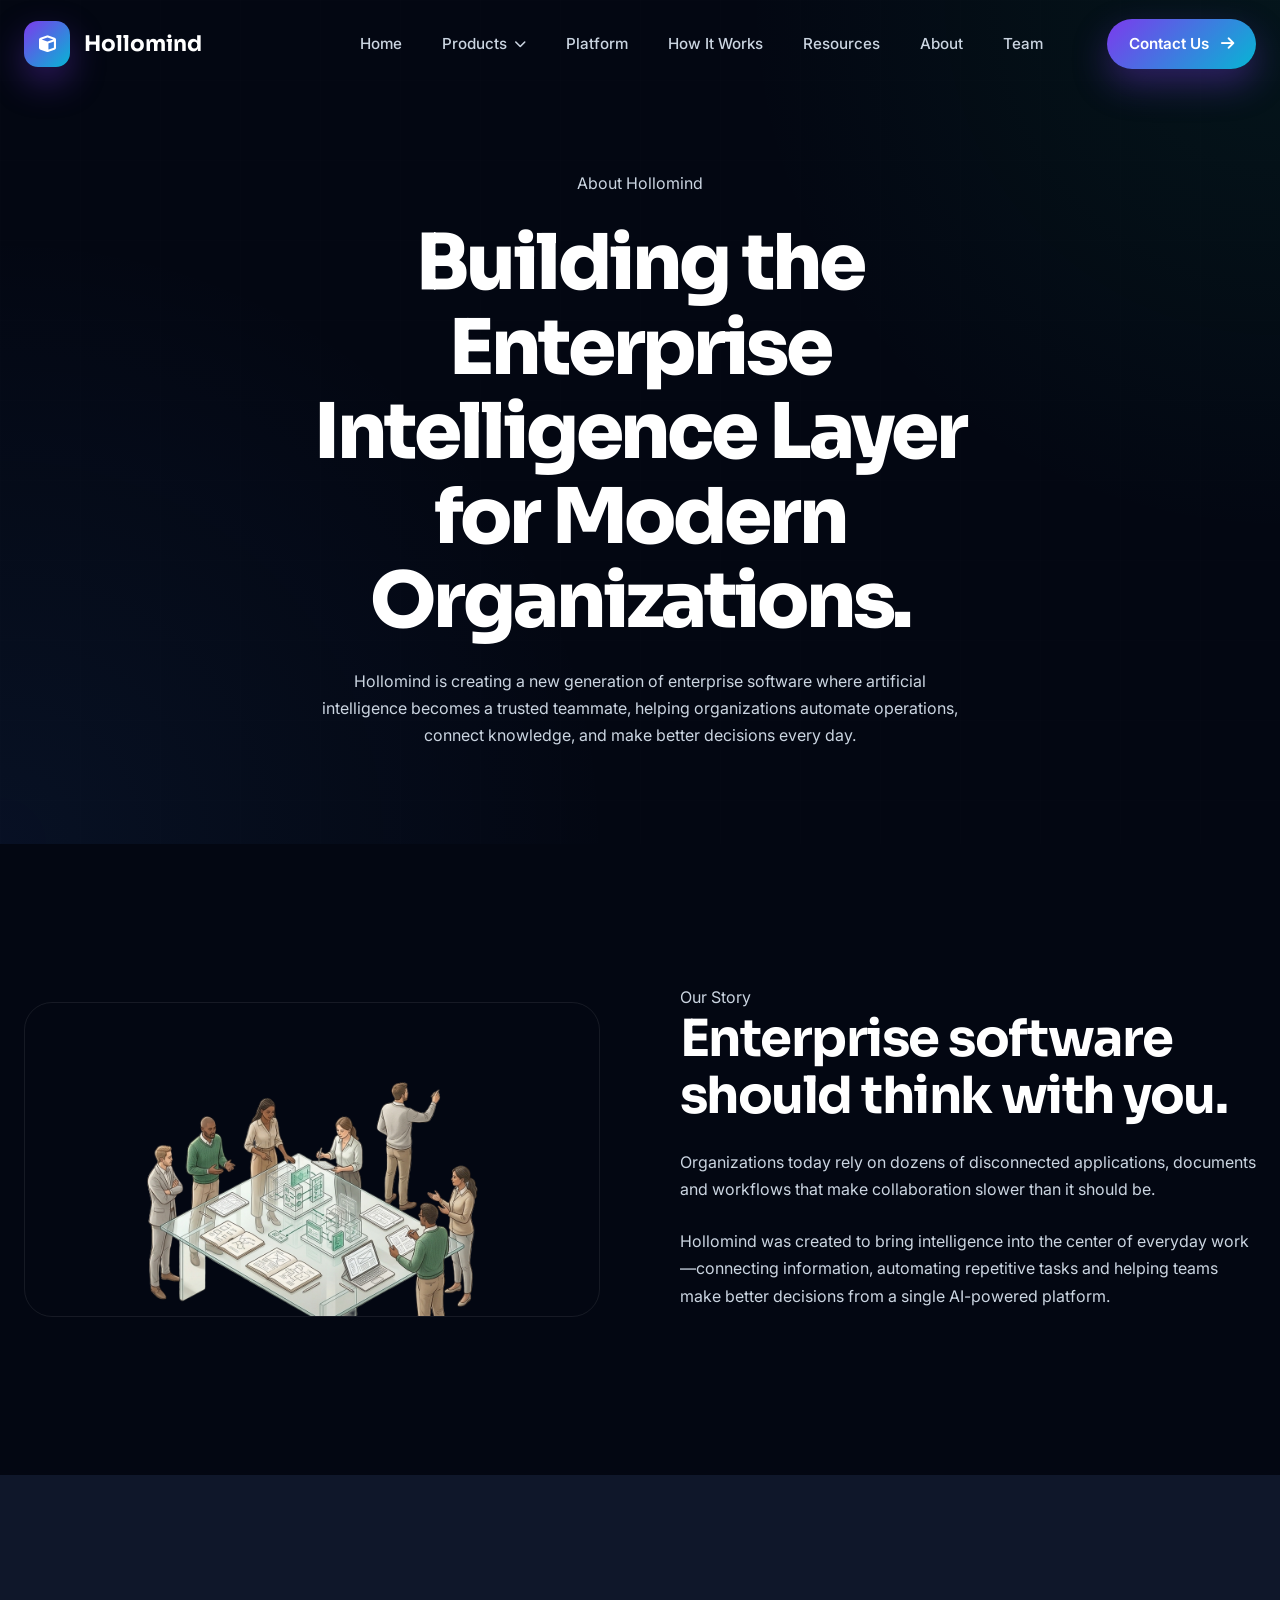
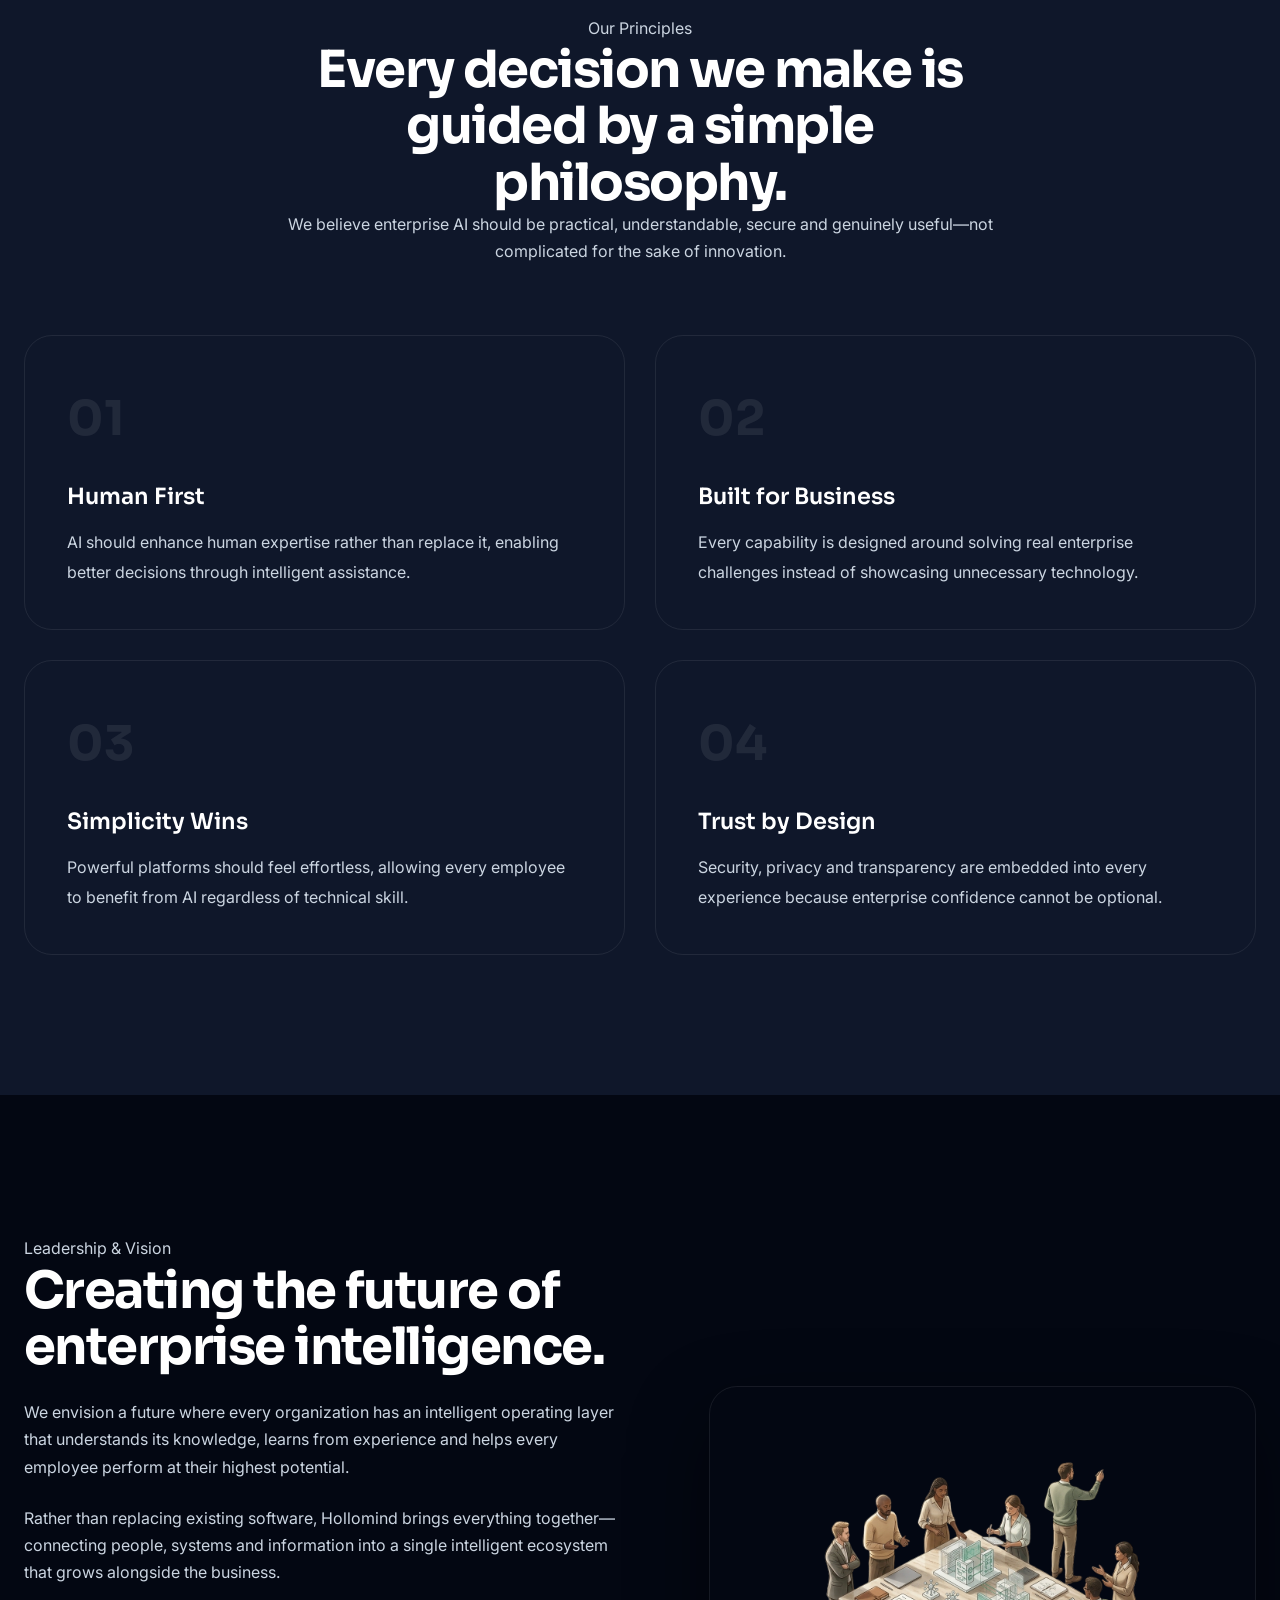
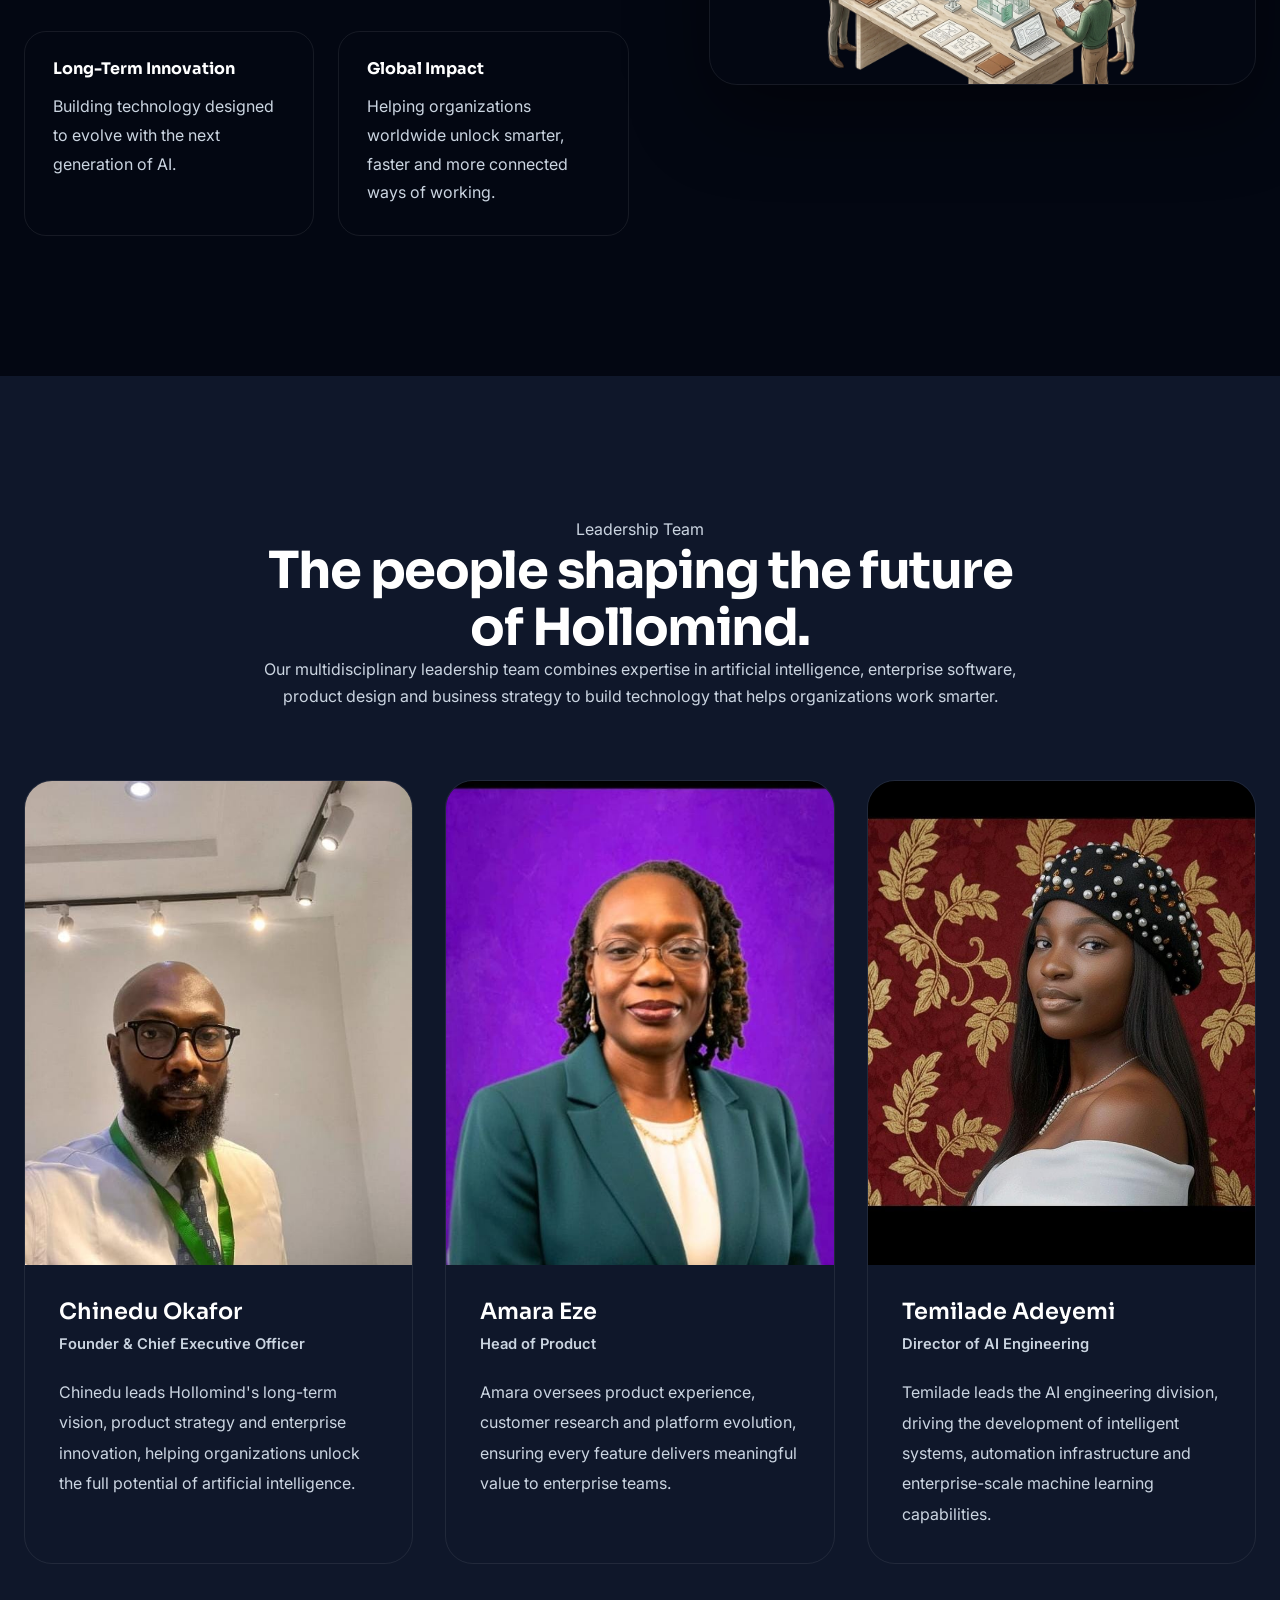
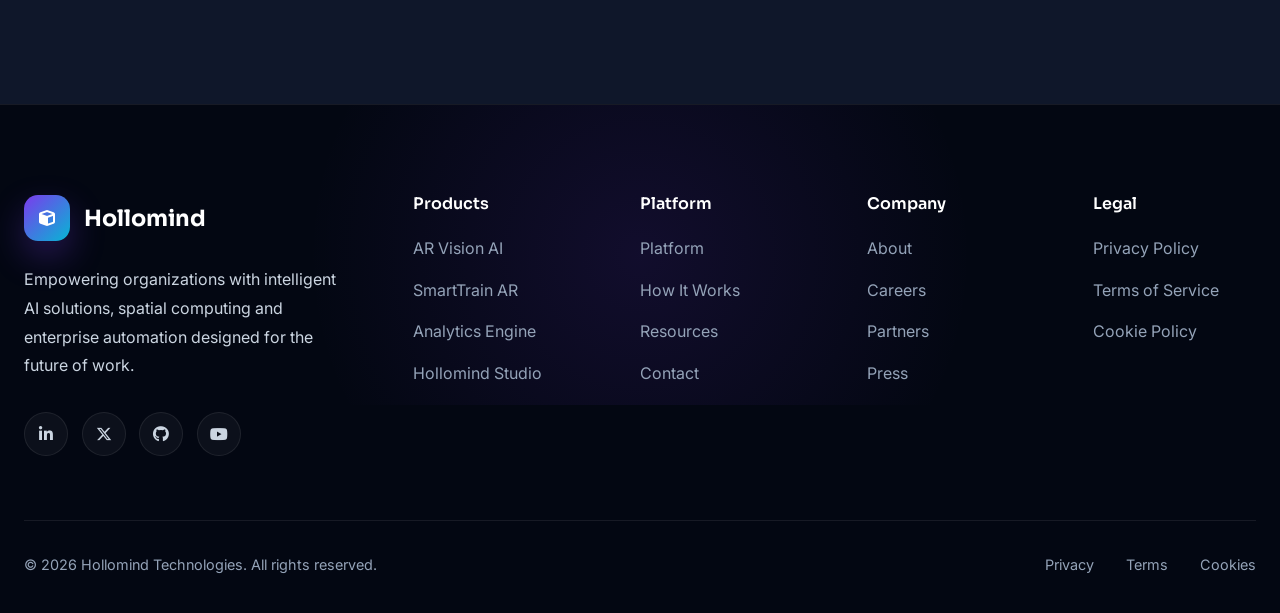
<file: about.html>
<!DOCTYPE html>
<html lang="en">

<head>

    <meta charset="UTF-8">
    <meta name="viewport" content="width=device-width, initial-scale=1.0">

    <title>Hollomind | Intelligent Augmented Reality Platform</title>

    <meta name="description"
        content="Hollomind delivers AI-powered augmented reality solutions for enterprise teams through spatial intelligence, adaptive training, and real-time analytics.">


    <!-- Google Fonts -->
    <link rel="preconnect" href="https://fonts.googleapis.com">
    <link rel="preconnect" href="https://fonts.gstatic.com" crossorigin>

    <link
        href="https://fonts.googleapis.com/css2?family=Inter:wght@400;500;600;700;800&family=Sora:wght@500;600;700;800&display=swap"
        rel="stylesheet">


    <!-- Font Awesome -->
    <link rel="stylesheet" href="https://cdnjs.cloudflare.com/ajax/libs/font-awesome/6.5.2/css/all.min.css">


    <!-- Main Styles -->
    <link rel="stylesheet" href="styles.css">

</head>


<body>


    <!-- ================= HEADER ================= -->

    <header class="site-header" id="header">

        <div class="container">

            <div class="navbar">


                <!-- Logo -->

                <a href="index.html" class="nav-logo">

                    <span class="nav-logo-icon">
                        <i class="fa-solid fa-cube"></i>
                    </span>

                    <span class="nav-logo-text">
                        Hollomind
                    </span>

                </a>



                <!-- Navigation -->
                <nav class="nav-links" id="navLinks">


                    <a href="index.html" class="nav-link">
                        Home
                    </a>
                    <div class="nav-dropdown-wrapper">


                        <a href="products.html" class="nav-link">

                            Products

                            <i class="fa-solid fa-chevron-down"></i>

                        </a>



                        <div class="nav-dropdown">


                            <a href="products.html#vision-ai" class="dropdown-item">


                                <span class="dd-icon">
                                    <i class="fa-solid fa-brain"></i>
                                </span>


                                <div>

                                    <strong>
                                        AR Vision AI
                                    </strong>


                                    <small>
                                        Spatial intelligence and object recognition
                                    </small>

                                </div>


                            </a>





                            <a href="products.html#smarttrain" class="dropdown-item">


                                <span class="dd-icon">
                                    <i class="fa-solid fa-graduation-cap"></i>
                                </span>


                                <div>

                                    <strong>
                                        SmartTrain AR
                                    </strong>


                                    <small>
                                        AI-powered adaptive training
                                    </small>

                                </div>


                            </a>





                            <a href="products.html#analytics" class="dropdown-item">


                                <span class="dd-icon">
                                    <i class="fa-solid fa-chart-line"></i>
                                </span>


                                <div>

                                    <strong>
                                        Analytics Engine
                                    </strong>


                                    <small>
                                        Real-time enterprise insights
                                    </small>

                                </div>


                            </a>





                            <a href="products.html#studio" class="dropdown-item">


                                <span class="dd-icon">
                                    <i class="fa-solid fa-pen-ruler"></i>
                                </span>


                                <div>

                                    <strong>
                                        Hollomind Studio
                                    </strong>


                                    <small>
                                        No-code AR content builder
                                    </small>

                                </div>


                            </a>


                        </div>


                    </div>






                    <a href="platform.html" class="nav-link">
                        Platform
                    </a>


                    <a href="how-it-works.html" class="nav-link">
                        How It Works
                    </a>


                    <a href="resources.html" class="nav-link">
                        Resources
                    </a>


                    <a href="about.html" class="nav-link">
                        About
                    </a>

                    <a href="about.html#team" class="nav-link">
                        Team
                    </a>






                </nav>





                <!-- Actions -->

                <div class="nav-actions">


                    <a href="contact.html" class="btn btn-primary btn-sm">

                        Contact Us

                        <i class="fa-solid fa-arrow-right"></i>

                    </a>



                    <button class="nav-mobile-toggle" id="mobileMenuToggle" aria-label="Open navigation">


                        <span></span>
                        <span></span>
                        <span></span>


                    </button>


                </div>


            </div>


        </div>


    </header>

    <main>
        <!-- ==========================================================
     ABOUT HERO
========================================================== -->

        <section class="about-hero">

            <div class="container">

                <div class="about-hero-content">

                    <span class="section-label">
                        About Hollomind
                    </span>

                    <h1>

                        Building the Enterprise
                        Intelligence Layer
                        for Modern Organizations.

                    </h1>

                    <p>

                        Hollomind is creating a new generation of enterprise software
                        where artificial intelligence becomes a trusted teammate,
                        helping organizations automate operations, connect knowledge,
                        and make better decisions every day.

                    </p>

                </div>

            </div>

        </section>


        <!-- ==========================================================
     OUR STORY
========================================================== -->

        <section class="our-story">

            <div class="container">

                <div class="story-grid">

                    <div class="story-image">

                        <img src="images/about-story.png" alt="Our Story">

                    </div>

                    <div class="story-content">

                        <span class="section-label">

                            Our Story

                        </span>

                        <h2>

                            Enterprise software should think with you.

                        </h2>

                        <p>

                            Organizations today rely on dozens of disconnected
                            applications, documents and workflows that make
                            collaboration slower than it should be.

                        </p>

                        <p>

                            Hollomind was created to bring intelligence into the
                            center of everyday work—connecting information,
                            automating repetitive tasks and helping teams make
                            better decisions from a single AI-powered platform.

                        </p>

                    </div>

                </div>

            </div>

        </section>


        <!-- ==========================================================
     OUR PRINCIPLES
========================================================== -->

        <section class="principles-section">

            <div class="container">

                <div class="section-header">

                    <span class="section-label">

                        Our Principles

                    </span>

                    <h2>

                        Every decision we make is guided by a simple philosophy.

                    </h2>

                    <p>

                        We believe enterprise AI should be practical, understandable,
                        secure and genuinely useful—not complicated for the sake of
                        innovation.

                    </p>

                </div>


                <div class="principles-grid">

                    <article class="principle-card">

                        <div class="principle-number">

                            01

                        </div>

                        <h3>

                            Human First

                        </h3>

                        <p>

                            AI should enhance human expertise rather than replace it,
                            enabling better decisions through intelligent assistance.

                        </p>

                    </article>



                    <article class="principle-card">

                        <div class="principle-number">

                            02

                        </div>

                        <h3>

                            Built for Business

                        </h3>

                        <p>

                            Every capability is designed around solving real enterprise
                            challenges instead of showcasing unnecessary technology.

                        </p>

                    </article>



                    <article class="principle-card">

                        <div class="principle-number">

                            03

                        </div>

                        <h3>

                            Simplicity Wins

                        </h3>

                        <p>

                            Powerful platforms should feel effortless, allowing every
                            employee to benefit from AI regardless of technical skill.

                        </p>

                    </article>



                    <article class="principle-card">

                        <div class="principle-number">

                            04

                        </div>

                        <h3>

                            Trust by Design

                        </h3>

                        <p>

                            Security, privacy and transparency are embedded into every
                            experience because enterprise confidence cannot be optional.

                        </p>

                    </article>

                </div>

            </div>

        </section>


        <!-- ==========================================================
     LEADERSHIP & VISION
========================================================== -->

        <section class="leadership-section">

            <div class="container">

                <div class="leadership-grid">

                    <div class="leadership-content">

                        <span class="section-label">

                            Leadership & Vision

                        </span>

                        <h2>

                            Creating the future of enterprise intelligence.

                        </h2>

                        <p>

                            We envision a future where every organization has an
                            intelligent operating layer that understands its knowledge,
                            learns from experience and helps every employee perform at
                            their highest potential.

                        </p>

                        <p>

                            Rather than replacing existing software, Hollomind brings
                            everything together—connecting people, systems and
                            information into a single intelligent ecosystem that grows
                            alongside the business.

                        </p>

                        <div class="vision-highlights">

                            <div class="vision-item">

                                <h4>

                                    Long-Term Innovation

                                </h4>

                                <p>

                                    Building technology designed to evolve with the next generation of AI.

                                </p>

                            </div>

                            <div class="vision-item">

                                <h4>

                                    Global Impact

                                </h4>

                                <p>

                                    Helping organizations worldwide unlock smarter,
                                    faster and more connected ways of working.

                                </p>

                            </div>

                        </div>

                    </div>

                    <div class="leadership-image">

                        <img src="images/leadership-vision.png" alt="Leadership Vision">

                    </div>

                </div>

            </div>

        </section>

        <!-- ==========================================================
     LEADERSHIP TEAM
========================================================== -->

        <section class="team-section" id="team">


            <div class="container">

                <div class="section-header">

                    <span class="section-label">

                        Leadership Team

                    </span>

                    <h2>

                        The people shaping the future of Hollomind.

                    </h2>

                    <p>

                        Our multidisciplinary leadership team combines expertise in
                        artificial intelligence, enterprise software, product design
                        and business strategy to build technology that helps
                        organizations work smarter.

                    </p>

                </div>


                <div class="team-grid">


                    <!-- ================= PERSON ================= -->

                    <article class="team-card">

                        <div class="team-image">

                            <img src="images/team-ceo.jpeg" alt="Chinedu Okafor">

                        </div>

                        <div class="team-content">

                            <h3>

                                Chinedu Okafor

                            </h3>

                            <span>

                                Founder & Chief Executive Officer

                            </span>

                            <p>

                                Chinedu leads Hollomind's long-term vision,
                                product strategy and enterprise innovation,
                                helping organizations unlock the full potential
                                of artificial intelligence.

                            </p>

                        </div>

                    </article>



                    <!-- ================= PERSON ================= -->

                    <article class="team-card">

                        <div class="team-image">

                            <img src="images/team-product.jpeg" alt="Amara Eze">

                        </div>

                        <div class="team-content">

                            <h3>

                                Amara Eze

                            </h3>

                            <span>

                                Head of Product

                            </span>

                            <p>

                                Amara oversees product experience,
                                customer research and platform evolution,
                                ensuring every feature delivers meaningful
                                value to enterprise teams.

                            </p>

                        </div>

                    </article>



                    <!-- ================= PERSON ================= -->

                    <article class="team-card">

                        <div class="team-image">

                            <img src="images/team-engineering.jpeg" alt="Temilade Adeyemi">

                        </div>

                        <div class="team-content">

                            <h3>

                                Temilade Adeyemi

                            </h3>

                            <span>

                                Director of AI Engineering

                            </span>

                            <p>

                                Temilade leads the AI engineering division,
                                driving the development of intelligent systems,
                                automation infrastructure and enterprise-scale
                                machine learning capabilities.

                            </p>

                        </div>

                    </article>

                </div>

            </div>

        </section>









        <!-- ================= FOOTER ================= -->

        <footer class="site-footer">

            <div class="container">

                <div class="footer-top">


                    <!-- Brand -->

                    <div class="footer-brand">

                        <a href="index.html" class="footer-logo">

                            <span class="footer-logo-icon">
                                <i class="fa-solid fa-cube"></i>
                            </span>

                            <span>
                                Hollomind
                            </span>

                        </a>

                        <p>

                            Empowering organizations with intelligent AI solutions,
                            spatial computing and enterprise automation designed for
                            the future of work.

                        </p>


                        <div class="footer-social">

                            <a href="#" aria-label="LinkedIn">
                                <i class="fa-brands fa-linkedin-in"></i>
                            </a>

                            <a href="#" aria-label="X">
                                <i class="fa-brands fa-x-twitter"></i>
                            </a>

                            <a href="#" aria-label="GitHub">
                                <i class="fa-brands fa-github"></i>
                            </a>

                            <a href="#" aria-label="YouTube">
                                <i class="fa-brands fa-youtube"></i>
                            </a>

                        </div>

                    </div>



                    <!-- Products -->

                    <div class="footer-column">

                        <h3>Products</h3>

                        <ul>

                            <li><a href="products.html#vision-ai">AR Vision AI</a></li>

                            <li><a href="products.html#smarttrain">SmartTrain AR</a></li>

                            <li><a href="products.html#analytics">Analytics Engine</a></li>

                            <li><a href="products.html#studio">Hollomind Studio</a></li>

                        </ul>

                    </div>



                    <!-- Platform -->

                    <div class="footer-column">

                        <h3>Platform</h3>

                        <ul>

                            <li><a href="platform.html">Platform</a></li>

                            <li><a href="how-it-works.html">How It Works</a></li>

                            <li><a href="resources.html">Resources</a></li>

                            <li><a href="contact.html">Contact</a></li>

                        </ul>

                    </div>



                    <!-- Company -->

                    <div class="footer-column">

                        <h3>Company</h3>

                        <ul>

                            <li><a href="about.html">About</a></li>

                            <li><a href="connect-with-hollomind.html#careers">Careers</a></li>

                            <li><a href="connect-with-hollomind.html#partners">Partners</a></li>

                            <li><a href="connect-with-hollomind.html#press">Press</a></li>

                        </ul>

                    </div>



                    <!-- Legal -->

                    <div class="footer-column">

                        <h3>Legal</h3>

                        <ul>

                            <li><a href="legal.html#privacy-policy">Privacy Policy</a></li>

                            <li><a href="legal.html#terms-of-service">Terms of Service</a></li>

                            <li><a href="legal.html#cookie-policy">Cookie Policy</a></li>

                        </ul>

                    </div>


                </div>




                <div class="footer-bottom">

                    <p>

                        © 2026 Hollomind Technologies. All rights reserved.

                    </p>


                    <div class="footer-bottom-links">

                        <a href="legal.html#privacy-policy">
                            Privacy
                        </a>

                        <a href="legal.html#terms-of-service">
                            Terms
                        </a>

                        <a href="legal.html#cookie-policy">
                            Cookies
                        </a>

                    </div>

                </div>

            </div>

        </footer>

    </main>


    <script src="app.js"></script>

</body>

</html>
</file>
<file: styles.css>
/* ==========================================================
   GOOGLE FONTS
========================================================== */

@import url('https://fonts.googleapis.com/css2?family=Inter:wght@400;500;600;700;800&family=Sora:wght@500;600;700;800&display=swap');


/* ==========================================================
   CSS VARIABLES
========================================================== */

:root {

  /* Brand */

  --primary: #7C3AED;
  --primary-light: #A78BFA;
  --primary-dark: #5B21B6;

  --secondary: #06B6D4;
  --secondary-light: #67E8F9;

  --success: #10B981;
  --warning: #F59E0B;
  --danger: #EF4444;


  /* Backgrounds */

  --bg-primary: #030712;
  --bg-secondary: #0F172A;
  --bg-tertiary: #111827;

  --surface: rgba(255, 255, 255, .04);
  --surface-hover: rgba(255, 255, 255, .08);


  /* Text */

  --text-primary: #FFFFFF;
  --text-secondary: #CBD5E1;
  --text-muted: #94A3B8;


  /* Borders */

  --border: rgba(255, 255, 255, .08);
  --border-light: rgba(255, 255, 255, .12);


  /* Gradients */

  --gradient-primary: linear-gradient(135deg,
      var(--primary),
      var(--secondary));

  --gradient-dark: linear-gradient(180deg,
      #030712,
      #0F172A);


  /* Shadows */

  --shadow-sm: 0 6px 20px rgba(0, 0, 0, .15);

  --shadow-md: 0 15px 40px rgba(0, 0, 0, .25);

  --shadow-lg: 0 30px 80px rgba(0, 0, 0, .45);


  /* Radius */

  --radius-sm: 10px;
  --radius-md: 16px;
  --radius-lg: 24px;
  --radius-xl: 32px;
  --radius-full: 999px;


  /* Layout */

  --container: 1320px;

  --header-height: 88px;


  /* Animation */

  --transition: .35s ease;

}



/* ==========================================================
   RESET
========================================================== */

*,
*::before,
*::after {

  margin: 0;
  padding: 0;

  box-sizing: border-box;

}


html {

  scroll-behavior: smooth;

}


body {

  font-family: 'Inter', sans-serif;

  font-size: 16px;
  line-height: 1.7;

  color: var(--text-secondary);

  background: var(--bg-primary);

  overflow-x: hidden;

  -webkit-font-smoothing: antialiased;

}


img {

  display: block;

  max-width: 100%;

}


a {

  text-decoration: none;

  color: inherit;

}


button {

  border: none;

  background: none;

  cursor: pointer;

  font: inherit;

}


ul {

  list-style: none;

}


input,
textarea,
select {

  font: inherit;

  outline: none;

}



/* ==========================================================
   GLOBAL STYLES
========================================================== */

.container {

  width: min(100% - 48px, var(--container));

  margin-inline: auto;

}


section {

  position: relative;

  padding: 110px 0;

}


h1,
h2,
h3,
h4 {

  color: var(--text-primary);

  font-family: 'Sora', sans-serif;

  line-height: 1.1;

}


h1 {

  font-size: clamp(3rem, 6vw, 5rem);

  font-weight: 800;

  letter-spacing: -.04em;

}


h2 {

  font-size: clamp(2.25rem, 4vw, 3.5rem);

  font-weight: 700;

  letter-spacing: -.03em;

}


h3 {

  font-size: 1.4rem;

  font-weight: 600;

}


p {

  color: var(--text-secondary);

}


.text-gradient {

  background: var(--gradient-primary);

  -webkit-background-clip: text;
  background-clip: text;

  color: transparent;

}



/* ==========================================================
   REUSABLE BUTTONS
========================================================== */

.btn {

  display: inline-flex;

  align-items: center;
  justify-content: center;
  gap: .75rem;

  padding: 15px 28px;

  border-radius: var(--radius-full);

  font-weight: 600;

  transition: var(--transition);

  white-space: nowrap;

}


.btn-primary {

  color: #fff;

  background: var(--gradient-primary);

  box-shadow: 0 15px 35px rgba(124, 58, 237, .35);

}


.btn-primary:hover {

  transform: translateY(-3px);

  box-shadow: 0 25px 50px rgba(124, 58, 237, .45);

}


.btn-secondary {

  color: var(--text-primary);

  border: 1px solid var(--border-light);

  background: rgba(255, 255, 255, .04);

  backdrop-filter: blur(16px);

}


.btn-secondary:hover {

  background: rgba(255, 255, 255, .08);

  border-color: rgba(255, 255, 255, .18);

}


.btn-sm {

  padding: 12px 22px;

  font-size: .95rem;

}


.btn-lg {

  padding: 18px 34px;

  font-size: 1rem;

}

/* ==========================================================
   HEADER
========================================================== */

.site-header {

  position: fixed;

  top: 0;
  left: 0;

  width: 100%;

  z-index: 1000;

  transition: var(--transition);

  background: transparent;

}


.site-header.scrolled {

  background: rgba(3, 7, 18, .82);

  backdrop-filter: blur(18px);

  border-bottom: 1px solid var(--border);

}


.navbar {

  height: var(--header-height);

  display: flex;

  align-items: center;
  justify-content: space-between;

  gap: 3rem;

}


/* ==========================================================
   LOGO
========================================================== */

.nav-logo {

  display: flex;

  align-items: center;

  gap: .85rem;

  flex-shrink: 0;

}


.nav-logo-icon {

  width: 46px;
  height: 46px;

  border-radius: 14px;

  display: flex;

  align-items: center;
  justify-content: center;

  color: #fff;

  background: var(--gradient-primary);

  box-shadow: 0 15px 35px rgba(124, 58, 237, .35);

  font-size: 1.05rem;

}


.nav-logo-text {

  font-family: 'Sora', sans-serif;

  font-size: 1.35rem;

  font-weight: 700;

  color: var(--text-primary);

}


/* ==========================================================
   NAVIGATION
========================================================== */

.nav-links {

  display: flex;

  align-items: center;

  gap: .5rem;

  margin-left: auto;

}


.nav-link {

  display: flex;

  align-items: center;

  gap: .45rem;

  padding: .9rem 1rem;

  color: var(--text-secondary);

  font-size: .95rem;

  font-weight: 500;

  border-radius: var(--radius-full);

  transition: var(--transition);

}


.nav-link:hover {

  color: var(--text-primary);

  background: rgba(255, 255, 255, .05);

}


.nav-link i {

  font-size: .75rem;

  transition: var(--transition);

}


.nav-dropdown-wrapper:hover .nav-link i {

  transform: rotate(180deg);

}


/* ==========================================================
   DROPDOWN
========================================================== */

.nav-dropdown-wrapper {

  position: relative;

}


.nav-dropdown {

  position: absolute;

  top: calc(100% + 18px);

  left: 0;

  width: 340px;

  padding: 1rem;

  border-radius: 22px;

  background: rgba(15, 23, 42, .96);

  backdrop-filter: blur(24px);

  border: 1px solid var(--border);

  box-shadow: var(--shadow-lg);

  opacity: 0;

  visibility: hidden;

  transform: translateY(20px);

  transition: all .35s ease;

}


.nav-dropdown-wrapper:hover .nav-dropdown {

  opacity: 1;

  visibility: visible;

  transform: translateY(0);

}


.dropdown-item {

  display: flex;

  align-items: center;

  gap: 1rem;

  padding: 1rem;

  border-radius: 16px;

  transition: var(--transition);

}


.dropdown-item:hover {

  background: rgba(255, 255, 255, .05);

}


.dd-icon {

  width: 52px;
  height: 52px;

  display: flex;

  align-items: center;
  justify-content: center;

  flex-shrink: 0;

  border-radius: 14px;

  color: #fff;

  background: rgba(124, 58, 237, .12);

  font-size: 1.2rem;

}


.dropdown-item strong {

  display: block;

  margin-bottom: .3rem;

  color: var(--text-primary);

  font-size: .95rem;

}


.dropdown-item small {

  display: block;

  color: var(--text-muted);

  line-height: 1.5;

  font-size: .82rem;

}


/* ==========================================================
   ACTIONS
========================================================== */

.nav-actions {

  display: flex;

  align-items: center;

  gap: 1rem;

  flex-shrink: 0;

}


/* ==========================================================
   MOBILE TOGGLE
========================================================== */

.nav-mobile-toggle {

  width: 48px;
  height: 48px;

  display: none;

  flex-direction: column;

  justify-content: center;

  gap: 6px;

  border-radius: 14px;

  color: #fff;

  background: rgba(255, 255, 255, .05);

  border: 1px solid var(--border);

  transition: var(--transition);

}


.nav-mobile-toggle:hover {

  background: rgba(255, 255, 255, .08);

}


.nav-mobile-toggle span {

  width: 22px;
  height: 2px;

  margin-inline: auto;

  border-radius: 100px;

  background: #fff;

  transition: var(--transition);

}


.nav-mobile-toggle.active span:nth-child(1) {

  transform: translateY(8px) rotate(45deg);

}


.nav-mobile-toggle.active span:nth-child(2) {

  opacity: 0;

}


.nav-mobile-toggle.active span:nth-child(3) {

  transform: translateY(-8px) rotate(-45deg);

}

/* ==========================================================
   MOBILE NAVIGATION
========================================================== */

@media (max-width:992px) {

  .site-header {

    background: rgba(3, 7, 18, .88);

    backdrop-filter: blur(18px);

    border-bottom: 1px solid var(--border);

  }


  .navbar {

    height: 80px;

  }


  .nav-mobile-toggle {

    display: flex;

  }


  .nav-actions .btn {

    display: none;

  }


  .nav-links {

    position: fixed;

    top: 80px;
    left: 0;

    width: 100%;
    height: calc(100vh - 80px);

    display: flex;
    flex-direction: column;
    align-items: flex-start;
    justify-content: flex-start;

    gap: 0;

    padding: 2rem;

    background: var(--bg-primary);

    transform: translateX(100%);

    opacity: 0;
    visibility: hidden;

    transition: .4s ease;

    overflow-y: auto;

  }


  .nav-links.active {

    transform: translateX(0);

    opacity: 1;

    visibility: visible;

  }


  .nav-link {

    width: 100%;

    justify-content: space-between;

    padding: 1.1rem 0;

    border-bottom: 1px solid var(--border);

    border-radius: 0;

    font-size: 1rem;

  }


  .nav-dropdown-wrapper {

    width: 100%;

  }


  .nav-dropdown {

    position: static;

    width: 100%;

    margin-top: 1rem;

    padding: 0;

    background: transparent;

    border: none;

    box-shadow: none;

    opacity: 1;

    visibility: visible;

    transform: none;

    display: none;

  }


  .nav-dropdown-wrapper.active .nav-dropdown {

    display: block;

  }


  .dropdown-item {

    padding: 1rem 0 1rem 1rem;

    border-bottom: 1px solid rgba(255, 255, 255, .04);

    border-radius: 0;

  }


  .dropdown-item:last-child {

    border-bottom: none;

  }


  .dd-icon {

    width: 44px;
    height: 44px;

    border-radius: 12px;

    font-size: 1rem;

  }

}



/* ==========================================================
   SMALL MOBILE
========================================================== */

@media (max-width:576px) {

  .container {

    width: min(100% - 28px, var(--container));

  }


  .navbar {

    height: 74px;

  }


  .nav-logo-icon {

    width: 40px;
    height: 40px;

    border-radius: 12px;

  }


  .nav-logo-text {

    font-size: 1.15rem;

  }


  .nav-links {

    top: 74px;

    height: calc(100vh - 74px);

    padding: 1.5rem;

  }


  .nav-link {

    font-size: .95rem;

    padding: 1rem 0;

  }

}

/* ==========================================================
   HERO
========================================================== */

.hero {

  position: relative;

  overflow: hidden;

  display: flex;

  align-items: center;

  min-height: 100vh;

  padding: 170px 0 120px;

  background: var(--bg-primary);

}


/* ==========================================================
   BACKGROUND
========================================================== */

.hero::before {

  content: "";

  position: absolute;

  inset: 0;

  background:

    radial-gradient(700px circle at 15% 20%,
      rgba(124, 58, 237, .18),
      transparent 70%),

    radial-gradient(650px circle at 90% 75%,
      rgba(6, 182, 212, .14),
      transparent 70%),

    radial-gradient(500px circle at 50% 100%,
      rgba(16, 185, 129, .08),
      transparent 65%);

  pointer-events: none;

}


.hero::after {

  content: "";

  position: absolute;

  inset: 0;

  background:

    linear-gradient(180deg,
      transparent,
      rgba(2, 6, 23, .45));

  pointer-events: none;

}


.hero .container {

  position: relative;

  z-index: 2;

}



/* ==========================================================
   LAYOUT
========================================================== */

.hero-content {

  display: grid;

  grid-template-columns: 1.15fr .85fr;

  align-items: center;

  gap: 7rem;

}



/* ==========================================================
   LEFT
========================================================== */

.hero-left {

  max-width: 690px;

}



/* ==========================================================
   BADGE
========================================================== */

.hero-badge {

  display: inline-flex;

  align-items: center;

  gap: .85rem;

  padding: 12px 20px;

  margin-bottom: 2rem;

  border-radius: 100px;

  border: 1px solid rgba(255, 255, 255, .08);

  background: rgba(255, 255, 255, .04);

  backdrop-filter: blur(18px);

}


.badge-dot {

  width: 10px;

  height: 10px;

  border-radius: 50%;

  background: var(--success);

  box-shadow: 0 0 18px var(--success);

}



/* ==========================================================
   TITLE
========================================================== */

.hero-title {

  margin-bottom: 2rem;

  font-family: 'Sora', sans-serif;

  font-size: clamp(4rem, 7vw, 6.7rem);

  font-weight: 700;

  line-height: .95;

  letter-spacing: -.06em;

  color: var(--text-primary);

}


.hero-title .text-gradient {

  display: inline-block;

}



/* ==========================================================
   DESCRIPTION
========================================================== */

.hero-description {

  max-width: 560px;

  margin-bottom: 3rem;

  font-size: 1.15rem;

  line-height: 1.9;

  color: var(--text-secondary);

}



/* ==========================================================
   BUTTONS
========================================================== */

.hero-actions {

  display: flex;

  align-items: center;

  gap: 1rem;

  margin-bottom: 3rem;

}



/* ==========================================================
   TRUST
========================================================== */

.hero-trust {

  display: flex;

  flex-wrap: wrap;

  gap: 1rem;

}


.trust-item {

  display: flex;

  align-items: center;

  gap: .65rem;

  padding: .85rem 1.2rem;

  border-radius: 999px;

  background: rgba(255, 255, 255, .03);

  border: 1px solid rgba(255, 255, 255, .06);

  color: var(--text-secondary);

  font-size: .9rem;

}


.trust-item i {

  color: var(--primary);

}



/* ==========================================================
   RIGHT SIDE
========================================================== */

.hero-right {

  position: relative;

  display: flex;

  justify-content: center;

  align-items: center;

}

/* ==========================================================
   AI WORKSPACE
========================================================== */

.workspace {

  position: relative;

  width: 100%;

  max-width: 620px;

  min-height: 650px;

  overflow: hidden;

  border-radius: 30px;

  background:
    linear-gradient(180deg,
      rgba(255, 255, 255, .08),
      rgba(255, 255, 255, .03));

  backdrop-filter: blur(35px);

  border: 1px solid rgba(255, 255, 255, .08);

  box-shadow:
    0 40px 90px rgba(0, 0, 0, .45),
    0 0 80px rgba(124, 58, 237, .15);

}



/* subtle glow */

.workspace::before {

  content: "";

  position: absolute;

  inset: 0;

  background:

    radial-gradient(circle at top right,
      rgba(124, 58, 237, .18),
      transparent 45%),

    radial-gradient(circle at bottom left,
      rgba(6, 182, 212, .14),
      transparent 50%);

  pointer-events: none;

}



/* ==========================================================
   HEADER
========================================================== */

.workspace-header {

  display: flex;

  justify-content: space-between;

  align-items: center;

  padding: 24px 28px;

  border-bottom: 1px solid rgba(255, 255, 255, .06);

}



.workspace-dots {

  display: flex;

  gap: .55rem;

}



.workspace-dots span {

  width: 11px;

  height: 11px;

  border-radius: 50%;

}



.workspace-dots span:nth-child(1) {

  background: #ff5f57;

}



.workspace-dots span:nth-child(2) {

  background: #febc2e;

}



.workspace-dots span:nth-child(3) {

  background: #28c840;

}



.workspace-title {

  font-size: .82rem;

  font-weight: 600;

  letter-spacing: .12em;

  text-transform: uppercase;

  color: var(--text-muted);

}



/* ==========================================================
   SIDEBAR
========================================================== */

.workspace-sidebar {

  position: absolute;

  top: 78px;

  left: 0;

  width: 185px;

  height: calc(100% - 78px);

  padding: 22px;

  border-right: 1px solid rgba(255, 255, 255, .05);

}



.sidebar-item {

  display: flex;

  align-items: center;

  gap: .85rem;

  padding: 14px 16px;

  margin-bottom: .75rem;

  border-radius: 14px;

  color: var(--text-secondary);

  cursor: pointer;

  transition: .35s;

}



.sidebar-item i {

  width: 20px;

  text-align: center;

}



.sidebar-item:hover {

  background: rgba(255, 255, 255, .05);

  color: #fff;

}



.sidebar-item.active {

  background: linear-gradient(135deg,
      rgba(124, 58, 237, .18),
      rgba(6, 182, 212, .12));

  color: #fff;

}



/* ==========================================================
   MAIN
========================================================== */

.workspace-main {

  margin-left: 185px;

  padding: 30px;

}



/* ==========================================================
   TOP CARDS
========================================================== */

.workspace-top {

  display: grid;

  grid-template-columns: repeat(3, 1fr);

  gap: 16px;

  margin-bottom: 28px;

}



.workspace-card {

  padding: 20px;

  border-radius: 20px;

  background: rgba(255, 255, 255, .04);

  border: 1px solid rgba(255, 255, 255, .05);

  transition: .35s;

}



.workspace-card:hover {

  transform: translateY(-6px);

  background: rgba(255, 255, 255, .07);

}



.workspace-card span {

  display: block;

  margin-bottom: 10px;

  font-size: .75rem;

  letter-spacing: .08em;

  text-transform: uppercase;

  color: var(--text-muted);

}



.workspace-card strong {

  display: block;

  font-family: 'Sora', sans-serif;

  font-size: 2rem;

  font-weight: 700;

  color: #fff;

}

/* ==========================================================
   KNOWLEDGE PANEL
========================================================== */

.knowledge-panel {

  margin-bottom: 24px;

  padding: 24px;

  border-radius: 24px;

  background: rgba(255, 255, 255, .035);

  border: 1px solid rgba(255, 255, 255, .05);

}


.panel-header {

  margin-bottom: 22px;

  font-size: .82rem;

  font-weight: 600;

  letter-spacing: .08em;

  text-transform: uppercase;

  color: var(--text-muted);

}



/* ==========================================================
   KNOWLEDGE GRAPH
========================================================== */

.knowledge-grid {

  position: relative;

  display: grid;

  grid-template-columns: repeat(4, 1fr);

  gap: 34px;

  align-items: center;

  justify-items: center;

  padding: 35px 10px;

}



/* connecting lines */

.knowledge-grid::before {

  content: "";

  position: absolute;

  inset: 50% 8% auto 8%;

  height: 1px;

  background: linear-gradient(90deg,

      transparent,

      rgba(124, 58, 237, .45),

      rgba(6, 182, 212, .45),

      transparent);

  transform: translateY(-50%);

}



.knowledge-grid::after {

  content: "";

  position: absolute;

  left: 50%;

  top: 8%;

  bottom: 8%;

  width: 1px;

  transform: translateX(-50%);

  background: linear-gradient(transparent,

      rgba(124, 58, 237, .4),

      rgba(6, 182, 212, .4),

      transparent);

}



/* ==========================================================
   GRAPH NODES
========================================================== */

.knowledge-grid span {

  position: relative;

  width: 18px;

  height: 18px;

  border-radius: 50%;

  background: linear-gradient(135deg,

      var(--primary),

      var(--secondary));

  box-shadow:

    0 0 25px rgba(124, 58, 237, .55),

    0 0 55px rgba(6, 182, 212, .25);

  animation: knowledgePulse 3.5s ease-in-out infinite;

  z-index: 2;

}



.knowledge-grid span:nth-child(2) {

  animation-delay: .4s;

}

.knowledge-grid span:nth-child(3) {

  animation-delay: .8s;

}

.knowledge-grid span:nth-child(4) {

  animation-delay: 1.2s;

}

.knowledge-grid span:nth-child(5) {

  animation-delay: 1.6s;

}

.knowledge-grid span:nth-child(6) {

  animation-delay: 2s;

}

.knowledge-grid span:nth-child(7) {

  animation-delay: 2.4s;

}

.knowledge-grid span:nth-child(8) {

  animation-delay: 2.8s;

}



/* ==========================================================
   ACTIVITY PANEL
========================================================== */

.activity-panel {

  padding: 24px;

  border-radius: 24px;

  background: rgba(255, 255, 255, .035);

  border: 1px solid rgba(255, 255, 255, .05);

}



.activity-item {

  display: flex;

  align-items: center;

  gap: 14px;

  padding: 14px 0;

  border-bottom: 1px solid rgba(255, 255, 255, .05);

}



.activity-item:last-child {

  border-bottom: none;

}



.activity-item i {

  width: 34px;

  height: 34px;

  display: flex;

  align-items: center;

  justify-content: center;

  border-radius: 50%;

  color: #fff;

  background: linear-gradient(135deg,

      var(--primary),

      var(--secondary));

  flex-shrink: 0;

}



.activity-item {

  color: var(--text-secondary);

  font-size: .92rem;

}



/* ==========================================================
   FLOATING CARDS
========================================================== */

.floating-card {

  position: absolute;

  display: flex;

  align-items: center;

  gap: 16px;

  padding: 18px 20px;

  min-width: 220px;

  border-radius: 22px;

  background:

    linear-gradient(180deg,

      rgba(255, 255, 255, .08),

      rgba(255, 255, 255, .03));

  backdrop-filter: blur(28px);

  border: 1px solid rgba(255, 255, 255, .08);

  box-shadow:

    0 20px 45px rgba(0, 0, 0, .35);

  animation: floatCard 6s ease-in-out infinite;

}



.floating-card i {

  width: 52px;

  height: 52px;

  display: flex;

  align-items: center;

  justify-content: center;

  border-radius: 16px;

  color: #fff;

  background: linear-gradient(135deg,

      var(--primary),

      var(--secondary));

  font-size: 1.1rem;

}



.floating-card span {

  display: block;

  margin-bottom: 6px;

  font-size: .78rem;

  text-transform: uppercase;

  letter-spacing: .08em;

  color: var(--text-muted);

}



.floating-card strong {

  display: block;

  font-family: 'Sora', sans-serif;

  font-size: 1.25rem;

  color: #fff;

}



.floating-card-one {

  top: 70px;

  left: -60px;

}



.floating-card-two {

  right: -60px;

  bottom: 50px;

  animation-delay: 3s;

}



/* ==========================================================
   ANIMATIONS
========================================================== */

@keyframes knowledgePulse {

  0%,
  100% {

    transform: scale(1);

    opacity: 1;

  }

  50% {

    transform: scale(1.45);

    opacity: .75;

  }

}



@keyframes floatCard {

  0%,
  100% {

    transform: translateY(0);

  }

  50% {

    transform: translateY(-14px);

  }

}

/* ==========================================================
   HERO SCROLL INDICATOR
========================================================== */

.hero-scroll {

  display: flex;

  flex-direction: column;

  align-items: center;

  gap: 12px;

  margin-top: 80px;

  color: var(--text-muted);

  font-size: .85rem;

  letter-spacing: .08em;

  text-transform: uppercase;

  animation: scrollFloat 2.8s ease-in-out infinite;

}


.hero-scroll i {

  font-size: 1rem;

  color: var(--primary);

}



/* ==========================================================
   HERO ENTRANCE ANIMATIONS
========================================================== */

.hero-badge {

  animation: fadeUp .8s ease both;

}

.hero-title {

  animation: fadeUp .9s ease .15s both;

}

.hero-description {

  animation: fadeUp .9s ease .3s both;

}

.hero-actions {

  animation: fadeUp .9s ease .45s both;

}

.hero-trust {

  animation: fadeUp .9s ease .6s both;

}

.workspace {

  animation: slideLeft 1.1s ease .25s both;

}

.floating-card {

  animation:
    fadeScale .8s ease both,
    floatCard 6s ease-in-out infinite;

}



/* ==========================================================
   KEYFRAMES
========================================================== */

@keyframes fadeUp {

  from {

    opacity: 0;

    transform: translateY(45px);

  }

  to {

    opacity: 1;

    transform: translateY(0);

  }

}



@keyframes slideLeft {

  from {

    opacity: 0;

    transform: translateX(80px);

  }

  to {

    opacity: 1;

    transform: translateX(0);

  }

}



@keyframes fadeScale {

  from {

    opacity: 0;

    transform: scale(.85);

  }

  to {

    opacity: 1;

    transform: scale(1);

  }

}



@keyframes scrollFloat {

  0%,
  100% {

    transform: translateY(0);

  }

  50% {

    transform: translateY(8px);

  }

}



/* ==========================================================
   RESPONSIVE
========================================================== */

@media (max-width:1200px) {

  .hero-content {

    gap: 5rem;

  }

  .workspace {

    max-width: 560px;

  }

}



@media (max-width:1024px) {

  .hero {

    padding: 150px 0 90px;

    min-height: auto;

  }

  .hero-content {

    grid-template-columns: 1fr;

    gap: 5rem;

  }

  .hero-left {

    max-width: 100%;

    text-align: center;

  }

  .hero-description {

    margin-left: auto;

    margin-right: auto;

  }

  .hero-actions {

    justify-content: center;

  }

  .hero-trust {

    justify-content: center;

  }

  .hero-right {

    width: 100%;

  }

  .workspace {

    max-width: 720px;

    margin: 0 auto;

  }

}



@media (max-width:768px) {

  .hero {

    padding: 130px 0 70px;

  }

  .hero-title {

    font-size: clamp(3rem, 12vw, 4.5rem);

  }

  .hero-actions {

    flex-direction: column;

    align-items: stretch;

  }

  .hero-actions .btn {

    width: 100%;

  }

  .hero-trust {

    flex-direction: column;

    align-items: stretch;

  }

  .trust-item {

    justify-content: center;

  }

  .workspace {

    min-height: auto;

  }

  .workspace-sidebar {

    display: none;

  }

  .workspace-main {

    margin-left: 0;

    padding: 24px;

  }

  .workspace-top {

    grid-template-columns: 1fr;

  }

  .floating-card {

    display: none;

  }

  .knowledge-grid {

    gap: 22px;

  }

  .hero-scroll {

    display: none;

  }

}



@media (max-width:576px) {

  .hero {

    padding: 120px 0 60px;

  }

  .hero-badge {

    width: 100%;

    justify-content: center;

    text-align: center;

  }

  .workspace {

    border-radius: 22px;

  }

  .workspace-header {

    padding: 18px 20px;

  }

  .workspace-main {

    padding: 20px;

  }

  .knowledge-panel,

  .activity-panel {

    padding: 18px;

  }

}

/* ==========================================================
   INTEGRATIONS
========================================================== */

.integrations {

  position: relative;

  padding: 90px 0;

  overflow: hidden;

  border-top: 1px solid var(--border);

  border-bottom: 1px solid var(--border);

  background:

    radial-gradient(circle at center,
      rgba(124, 58, 237, .08),
      transparent 55%),

    var(--bg-secondary);

}


.section-heading {

  max-width: 760px;

  margin: 0 auto 4rem;

  text-align: center;

}


.section-tag {

  display: inline-flex;

  align-items: center;
  justify-content: center;

  padding: .65rem 1.2rem;

  margin-bottom: 1.25rem;

  border-radius: var(--radius-full);

  background: rgba(124, 58, 237, .10);

  border: 1px solid rgba(124, 58, 237, .20);

  color: var(--primary-light);

  font-size: .85rem;

  font-weight: 600;

  text-transform: uppercase;

  letter-spacing: .08em;

}


.section-heading h2 {

  margin-bottom: 1.25rem;

}


.section-heading p {

  max-width: 620px;

  margin: 0 auto;

  font-size: 1.05rem;

  line-height: 1.8;

}



/* ==========================================================
   MARQUEE
========================================================== */

.integration-marquee {

  position: relative;

  overflow: hidden;

  mask-image: linear-gradient(to right,
      transparent,
      #000 8%,
      #000 92%,
      transparent);

  -webkit-mask-image: linear-gradient(to right,
      transparent,
      #000 8%,
      #000 92%,
      transparent);

}


.marquee-track {

  display: flex;

  align-items: center;

  gap: 1.25rem;

  width: max-content;

  animation: marquee 35s linear infinite;

}


.integration-marquee:hover .marquee-track {

  animation-play-state: paused;

}



/* ==========================================================
   INTEGRATION CARD
========================================================== */

.integration-item {

  display: flex;

  align-items: center;

  gap: .85rem;

  flex-shrink: 0;

  padding: 1rem 1.5rem;

  border-radius: 18px;

  background: rgba(255, 255, 255, .04);

  border: 1px solid rgba(255, 255, 255, .08);

  backdrop-filter: blur(18px);

  transition: var(--transition);

}


.integration-item:hover {

  transform: translateY(-5px);

  background: rgba(255, 255, 255, .07);

  border-color: rgba(124, 58, 237, .35);

}


.integration-item i {

  font-size: 1.35rem;

  color: var(--primary-light);

}


.integration-item span {

  color: var(--text-primary);

  font-weight: 600;

  white-space: nowrap;

}



/* ==========================================================
   ANIMATION
========================================================== */

@keyframes marquee {

  from {

    transform: translateX(0);

  }

  to {

    transform: translateX(-50%);

  }

}



/* ==========================================================
   RESPONSIVE
========================================================== */

@media (max-width:768px) {

  .integrations {

    padding: 70px 0;

  }

  .section-heading {

    margin-bottom: 3rem;

  }

  .section-heading p {

    font-size: 1rem;

  }

  .integration-item {

    padding: .9rem 1.25rem;

  }

  .integration-item span {

    font-size: .9rem;

  }

}

/* ==========================================================
   FOOTER
========================================================== */

.site-footer {

  position: relative;

  overflow: hidden;

  padding: 90px 0 35px;

  background: var(--bg-primary);

  border-top: 1px solid var(--border);

}


.site-footer::before {

  content: "";

  position: absolute;

  top: 0;
  left: 50%;

  transform: translateX(-50%);

  width: 900px;
  height: 300px;

  background: radial-gradient(circle,
      rgba(124, 58, 237, .12),
      transparent 70%);

  pointer-events: none;

}



/* ==========================================================
   FOOTER LAYOUT
========================================================== */

.footer-top {

  position: relative;

  z-index: 2;

  display: grid;

  grid-template-columns: 2fr 1fr 1fr 1fr 1fr;

  gap: 4rem;

  padding-bottom: 4rem;

  border-bottom: 1px solid var(--border);

}



/* ==========================================================
   BRAND
========================================================== */

.footer-brand {

  max-width: 360px;

}


.footer-logo {

  display: inline-flex;

  align-items: center;

  gap: .85rem;

  margin-bottom: 1.5rem;

}


.footer-logo-icon {

  width: 46px;
  height: 46px;

  display: flex;

  align-items: center;
  justify-content: center;

  border-radius: 14px;

  color: #fff;

  background: var(--gradient-primary);

  box-shadow: 0 15px 35px rgba(124, 58, 237, .30);

}


.footer-logo span:last-child {

  font-family: 'Sora', sans-serif;

  font-size: 1.4rem;

  font-weight: 700;

  color: var(--text-primary);

}


.footer-brand p {

  margin-bottom: 2rem;

  line-height: 1.8;

}



/* ==========================================================
   SOCIAL
========================================================== */

.footer-social {

  display: flex;

  align-items: center;

  gap: .85rem;

}


.footer-social a {

  width: 44px;
  height: 44px;

  display: flex;

  align-items: center;
  justify-content: center;

  border-radius: 50%;

  color: var(--text-secondary);

  background: rgba(255, 255, 255, .04);

  border: 1px solid var(--border);

  transition: var(--transition);

}


.footer-social a:hover {

  color: #fff;

  background: var(--primary);

  border-color: var(--primary);

  transform: translateY(-4px);

}



/* ==========================================================
   FOOTER COLUMNS
========================================================== */

.footer-column h3 {

  margin-bottom: 1.4rem;

  font-size: 1rem;

  color: var(--text-primary);

}


.footer-column ul {

  display: flex;

  flex-direction: column;

  gap: .9rem;

}


.footer-column a {

  color: var(--text-muted);

  transition: var(--transition);

}


.footer-column a:hover {

  color: var(--text-primary);

  padding-left: 6px;

}



/* ==========================================================
   FOOTER BOTTOM
========================================================== */

.footer-bottom {

  display: flex;

  align-items: center;

  justify-content: space-between;

  gap: 2rem;

  padding-top: 2rem;

}


.footer-bottom p {

  color: var(--text-muted);

  font-size: .9rem;

}


.footer-bottom-links {

  display: flex;

  align-items: center;

  gap: 2rem;

}


.footer-bottom-links a {

  color: var(--text-muted);

  font-size: .9rem;

  transition: var(--transition);

}


.footer-bottom-links a:hover {

  color: var(--text-primary);

}



/* ==========================================================
   FOOTER RESPONSIVE
========================================================== */

@media (max-width:1100px) {

  .footer-top {

    grid-template-columns: repeat(3, 1fr);

    gap: 3rem;

  }

  .footer-brand {

    grid-column: 1 / -1;

    max-width: 100%;

  }

}


@media (max-width:768px) {

  .site-footer {

    padding: 70px 0 30px;

  }

  .footer-top {

    grid-template-columns: 1fr;

    gap: 2.75rem;

  }

  .footer-bottom {

    flex-direction: column;

    align-items: flex-start;

  }

  .footer-bottom-links {

    flex-wrap: wrap;

    gap: 1.25rem;

  }

}


@media (max-width:576px) {

  .footer-social {

    flex-wrap: wrap;

  }

  .footer-bottom {

    text-align: left;

  }

}


/* ==========================================================
   SOLUTIONS
========================================================== */

.solutions {

  padding: 140px 0;

  position: relative;

}



.section-heading {

  max-width: 760px;

  margin: 0 auto 80px;

  text-align: center;

}



.section-tag {

  display: inline-flex;

  align-items: center;

  padding: 10px 18px;

  border-radius: 100px;

  margin-bottom: 22px;

  background: rgba(124, 58, 237, .08);

  color: var(--primary);

  font-weight: 600;

}



.section-heading h2 {

  margin-bottom: 22px;

}



.section-heading p {

  max-width: 620px;

  margin: auto;

}



.solutions-grid {

  display: grid;

  grid-template-columns: repeat(2, 1fr);

  gap: 30px;

}



.solution-card {

  position: relative;

  overflow: hidden;

  padding: 40px;

  border-radius: 28px;

  background: rgba(255, 255, 255, .03);

  border: 1px solid var(--border);

  transition: .45s;

}



.solution-card:hover {

  transform: translateY(-10px);

  border-color: rgba(124, 58, 237, .4);

  box-shadow: 0 30px 60px rgba(124, 58, 237, .15);

}



.solution-icon {

  width: 72px;

  height: 72px;

  display: flex;

  align-items: center;

  justify-content: center;

  border-radius: 22px;

  margin-bottom: 28px;

  background: linear-gradient(135deg,
      var(--primary),
      var(--secondary));

  color: #fff;

  font-size: 1.7rem;

}



.solution-card h3 {

  margin-bottom: 16px;

}



.solution-card p {

  margin-bottom: 28px;

}



.solution-card a {

  display: inline-flex;

  align-items: center;

  gap: 10px;

  color: var(--primary);

  font-weight: 600;

}



.solution-card:hover .solution-icon {

  transform: rotate(-8deg) scale(1.05);

}



@media(max-width:900px) {

  .solutions-grid {

    grid-template-columns: 1fr;

  }

}

/* ==========================================================
   PLATFORM
========================================================== */

.platform {

  padding: 140px 0;

}

.platform-grid {

  display: grid;

  grid-template-columns: 1.1fr .9fr;

  gap: 80px;

  align-items: center;

}

.platform-window {

  border-radius: 30px;

  overflow: hidden;

  background: rgba(255, 255, 255, .03);

  border: 1px solid var(--border);

  box-shadow: var(--shadow-lg);

}

.window-header {

  display: flex;

  justify-content: space-between;

  align-items: center;

  padding: 18px 24px;

  border-bottom: 1px solid var(--border);

}

.window-dots {

  display: flex;

  gap: 8px;

}

.window-dots span {

  width: 10px;
  height: 10px;

  border-radius: 50%;

  background: #666;

}

.platform-body {

  display: flex;

  min-height: 480px;

}

.platform-sidebar {

  width: 220px;

  padding: 25px;

  border-right: 1px solid var(--border);

}

.sidebar-item {

  display: flex;

  align-items: center;

  gap: 12px;

  padding: 14px;

  margin-bottom: 12px;

  border-radius: 14px;

  transition: .3s;

}

.sidebar-item.active {

  background: rgba(124, 58, 237, .12);

  color: var(--primary);

}

.platform-content {

  flex: 1;

  padding: 25px;

}

.platform-row {

  display: grid;

  grid-template-columns: 1fr 1fr;

  gap: 20px;

  margin: 20px 0;

}

.platform-card {

  height: 130px;

  border-radius: 20px;

  background: rgba(255, 255, 255, .04);

  border: 1px solid rgba(255, 255, 255, .05);

}

.platform-card.large {

  height: 180px;

}

.platform-features {

  margin: 40px 0;

}

.platform-feature {

  display: flex;

  gap: 18px;

  margin-bottom: 28px;

}

.platform-feature i {

  width: 46px;

  height: 46px;

  border-radius: 14px;

  display: flex;

  align-items: center;

  justify-content: center;

  color: #fff;

  background: var(--gradient-primary);

}

@media(max-width:1000px) {

  .platform-grid {

    grid-template-columns: 1fr;

  }

}

/* ==========================================================
   PLATFORM SHOWCASE
========================================================== */

.platform-showcase {

  padding: 150px 0;

}

.platform-showcase-grid {

  display: grid;

  grid-template-columns: 1.05fr .95fr;

  gap: 90px;

  align-items: center;

}

.platform-image {

  position: relative;

}

.platform-image img {

  width: 100%;

  display: block;

  border-radius: 32px;

  box-shadow: var(--shadow-lg);

}

.image-card {

  position: absolute;

  display: flex;

  align-items: center;

  gap: 15px;

  padding: 18px 22px;

  border-radius: 20px;

  background: rgba(12, 18, 30, .75);

  backdrop-filter: blur(20px);

  border: 1px solid var(--border);

  box-shadow: var(--shadow-md);

}

.image-card i {

  width: 48px;

  height: 48px;

  display: flex;

  align-items: center;

  justify-content: center;

  border-radius: 14px;

  background: var(--gradient-primary);

  color: #fff;

}

.card-one {

  top: 40px;

  left: -30px;

}

.card-two {

  right: -25px;

  bottom: 50px;

}

.platform-content h2 {

  margin: 20px 0;

}

.platform-list {

  margin: 40px 0;

  display: flex;

  flex-direction: column;

  gap: 28px;

}

.platform-item {

  display: flex;

  gap: 18px;

}

.platform-item i {

  color: var(--success);

  font-size: 1.3rem;

  margin-top: 4px;

}

.platform-item h4 {

  margin-bottom: 8px;

}

@media(max-width:1000px) {

  .platform-showcase-grid {

    grid-template-columns: 1fr;

  }

  .platform-image {

    order: 2;

  }

  .platform-content {

    order: 1;

  }

  .card-one,
  .card-two {

    display: none;

  }

}

/* ==========================================================
   CTA
========================================================== */

.cta-section {

  padding: 160px 0;

}

.cta-box {

  position: relative;

  overflow: hidden;

  text-align: center;

  padding: 90px 70px;

  border-radius: 40px;

  background: linear-gradient(135deg, #071321, #0b1627);

  border: 1px solid var(--border);

}

.cta-background {

  position: absolute;

  inset: 0;

  background:

    radial-gradient(circle at 20% 20%,
      rgba(16, 185, 129, .20),
      transparent 35%),

    radial-gradient(circle at 80% 80%,
      rgba(59, 130, 246, .18),
      transparent 40%),

    radial-gradient(circle at center,
      rgba(124, 58, 237, .12),
      transparent 55%);

  pointer-events: none;

}

.cta-box>* {

  position: relative;

  z-index: 2;

}

.cta-box h2 {

  max-width: 760px;

  margin: 25px auto;

}

.cta-box p {

  max-width: 720px;

  margin: 0 auto;

  font-size: 1.1rem;

}

.cta-buttons {

  display: flex;

  justify-content: center;

  gap: 20px;

  margin-top: 45px;

  flex-wrap: wrap;

}

@media(max-width:768px) {

  .cta-box {

    padding: 60px 30px;

  }

  .cta-buttons {

    flex-direction: column;

  }

  .cta-buttons .btn {

    width: 100%;

  }

}

/*==========================================================
PRODUCTS HERO
==========================================================*/

.products-hero {

  padding: 145px 0 70px;

  position: relative;

  overflow: hidden;

}

.products-hero::before {

  content: "";

  position: absolute;

  inset: 0;

  background:

    radial-gradient(circle at top right,
      rgba(16, 185, 129, .08),
      transparent 35%),

    radial-gradient(circle at bottom left,
      rgba(59, 130, 246, .06),
      transparent 40%);

  pointer-events: none;

}

.products-hero .container {

  position: relative;

  z-index: 2;

}

.products-hero-content {

  display: grid;

  grid-template-columns: 1fr 520px;

  gap: 70px;

  align-items: center;

}

.page-label {

  display: inline-block;

  margin-bottom: 18px;

  font-size: .78rem;

  font-weight: 700;

  letter-spacing: .35em;

  color: var(--primary);

}

.products-hero-text h1 {

  max-width: 620px;

  margin-bottom: 25px;

}

.products-hero-text p {

  max-width: 580px;

  font-size: 1.05rem;

  line-height: 1.9;

}

.products-hero-image {

  display: flex;

  justify-content: flex-end;

}

.products-hero-image img {

  width: 100%;

  max-width: 520px;

  display: block;

}

/*================================*/

@media(max-width:1000px) {

  .products-hero-content {

    grid-template-columns: 1fr;

    gap: 50px;

    text-align: center;

  }

  .products-hero-text h1,

  .products-hero-text p {

    margin-left: auto;

    margin-right: auto;

  }

  .products-hero-image {

    justify-content: center;

  }

}

@media(max-width:768px) {

  .products-hero {

    padding: 120px 0 50px;

  }

  .products-hero-image img {

    max-width: 100%;

  }

}


/* ==========================================================
   PRODUCT NAVIGATOR
========================================================== */

.product-navigator {
  position: relative;
  padding: 120px 0;
  overflow: hidden;
  background: var(--bg-primary);
}

.product-navigator::before {
  content: "";
  position: absolute;
  inset: 0;
  background:
    radial-gradient(circle at top right,
      rgba(6, 182, 212, .08),
      transparent 35%),

    radial-gradient(circle at bottom left,
      rgba(16, 185, 129, .08),
      transparent 40%);
  pointer-events: none;
}

.navigator-grid {
  position: relative;
  z-index: 2;

  display: grid;
  grid-template-columns: 420px 1fr;
  gap: 5rem;
  align-items: start;
}

/* ========================================= */

.navigator-content {
  position: sticky;
  top: 130px;
}

.navigator-content h2 {
  margin: 20px 0;
  max-width: 360px;
}

.navigator-content p {
  margin-bottom: 35px;
  line-height: 1.9;
  color: var(--text-secondary);
}

/* ========================================= */

.navigator-cards {
  display: grid;
  grid-template-columns: repeat(2, 1fr);
  gap: 24px;
}

/* ========================================= */

.navigator-card {

  position: relative;

  display: flex;
  flex-direction: column;

  padding: 35px;

  border-radius: 28px;

  text-decoration: none;

  overflow: hidden;

  background: rgba(255, 255, 255, .03);

  border: 1px solid rgba(255, 255, 255, .06);

  backdrop-filter: blur(18px);

  transition: all .45s ease;

}

.navigator-card::before {

  content: "";

  position: absolute;
  inset: 0;

  opacity: 0;

  transition: .45s;

  background:

    radial-gradient(circle at top right,
      rgba(6, 181, 212, 0.97),
      transparent 45%),

    radial-gradient(circle at bottom left,
      rgba(16, 185, 129, 0.97),
      transparent 45%);

}

.navigator-card:hover {

  transform: translateY(-10px);

  border-color: rgba(6, 182, 212, .25);

  box-shadow: 0 25px 70px rgba(0, 0, 0, .25);

}

.navigator-card:hover::before {
  opacity: 1;
}

/* ========================================= */

.navigator-icon {

  width: 68px;
  height: 68px;

  border-radius: 20px;

  display: flex;
  align-items: center;
  justify-content: center;

  margin-bottom: 28px;

  background: linear-gradient(135deg,
      rgba(16, 185, 129, .15),
      rgba(6, 182, 212, .15));

  color: var(--accent);

  font-size: 1.5rem;

}

.navigator-card h3 {

  margin-bottom: 14px;

  color: var(--text-primary);

}

.navigator-card p {

  color: var(--text-secondary);

  line-height: 1.8;

  margin-bottom: 32px;

  flex: 1;

}

.navigator-card span {

  display: flex;

  align-items: center;

  gap: 10px;

  font-weight: 600;

  color: var(--accent);

  transition: .3s;

}

.navigator-card:hover span {

  gap: 18px;

}

/* ========================================= */

@media(max-width:1100px) {

  .navigator-grid {

    grid-template-columns: 1fr;

    gap: 60px;

  }

  .navigator-content {

    position: static;

  }

}

@media(max-width:768px) {

  .product-navigator {

    padding: 90px 0;

  }

  .navigator-cards {

    grid-template-columns: 1fr;

  }

  .navigator-card {

    padding: 28px;

  }

}


/* ==========================================================
   SMARTTRAIN
========================================================== */

.smarttrain-section {

  padding: 140px 0;

  background: var(--bg-secondary);

}

.smarttrain-header {

  max-width: 760px;

  margin: 0 auto 70px;

  text-align: center;

}

.smarttrain-header h2 {

  margin-bottom: 22px;

}

.smarttrain-header p {

  color: var(--text-secondary);

  line-height: 1.9;

  font-size: 1.05rem;

}

.smarttrain-image {

  margin-bottom: 70px;

  border-radius: 32px;

  overflow: hidden;

  border: 1px solid var(--border);

  box-shadow: var(--shadow-lg);

  transform: translateY(60px);

  opacity: 0;

  transition: 1s ease;

}

.smarttrain-image.show {

  opacity: 1;

  transform: none;

}

.smarttrain-image img {

  width: 100%;

  display: block;

}

.smarttrain-features {

  display: grid;

  grid-template-columns: repeat(4, 1fr);

  gap: 28px;

}

.training-card {

  padding: 35px;

  border-radius: 24px;

  background: var(--bg-card);

  border: 1px solid var(--border);

  transition: .35s ease;

}

.training-card:hover {

  transform: translateY(-10px);

  border-color: rgba(6, 182, 212, .25);

}

.training-icon {

  width: 62px;

  height: 62px;

  margin-bottom: 24px;

  border-radius: 18px;

  display: flex;

  align-items: center;

  justify-content: center;

  background: rgba(6, 182, 212, .08);

  color: var(--accent);

  font-size: 1.4rem;

}

.training-card h3 {

  margin-bottom: 14px;

}

.training-card p {

  color: var(--text-secondary);

  line-height: 1.8;

}

.smarttrain-action {

  margin-top: 70px;

  text-align: center;

}

@media(max-width:1100px) {

  .smarttrain-features {

    grid-template-columns: repeat(2, 1fr);

  }

}

@media(max-width:768px) {

  .smarttrain-section {

    padding: 90px 0;

  }

  .smarttrain-header {

    margin-bottom: 50px;

  }

  .smarttrain-image {

    margin-bottom: 50px;

  }

  .smarttrain-features {

    grid-template-columns: 1fr;

  }

}

/* ==========================================================
   AR VISION AI
========================================================== */

.product-section {

  padding: 140px 0;

  position: relative;

}

.product-layout {

  display: grid;

  grid-template-columns: 1fr 1.05fr;

  gap: 90px;

  align-items: center;

}

.product-label {

  display: inline-flex;

  align-items: center;

  padding: 8px 18px;

  margin-bottom: 22px;

  border-radius: 100px;

  background: rgba(255, 255, 255, .05);

  border: 1px solid var(--border);

  color: var(--accent);

  font-size: .78rem;

  letter-spacing: .18em;

  font-weight: 700;

}

.product-description {

  max-width: 620px;

  margin: 28px 0 45px;

  color: var(--text-secondary);

  line-height: 1.9;

  font-size: 1.06rem;

}

.product-feature-grid {

  display: grid;

  grid-template-columns: repeat(2, 1fr);

  gap: 22px;

  margin-bottom: 50px;

}

.product-feature {

  display: flex;

  gap: 18px;

  padding: 24px;

  border-radius: 22px;

  background: var(--bg-card);

  border: 1px solid var(--border);

  transition: .35s;

}

.product-feature:hover {

  transform: translateY(-8px);

  border-color: rgba(255, 255, 255, .14);

}

.product-feature i {

  width: 56px;

  height: 56px;

  flex-shrink: 0;

  display: flex;

  align-items: center;

  justify-content: center;

  border-radius: 16px;

  background: rgba(255, 255, 255, .06);

  color: var(--accent);

  font-size: 1.2rem;

}

.product-feature h4 {

  margin-bottom: 8px;

  font-size: 1rem;

}

.product-feature p {

  color: var(--text-secondary);

  line-height: 1.7;

  font-size: .94rem;

}

.product-image {

  border-radius: 30px;

  overflow: hidden;

  border: 1px solid var(--border);

  box-shadow: var(--shadow-lg);

  transform: translateY(80px);

  opacity: 0;

  transition: 1s ease;

}

.product-image.show {

  transform: none;

  opacity: 1;

}

.product-image img {

  width: 100%;

  display: block;

}

@media(max-width:1100px) {

  .product-layout {

    grid-template-columns: 1fr;

    gap: 60px;

  }

}

@media(max-width:768px) {

  .product-section {

    padding: 90px 0;

  }

  .product-feature-grid {

    grid-template-columns: 1fr;

  }

}

/* ==========================================================
   ANALYTICS ENGINE
========================================================== */

.analytics-section {

  padding: 140px 0;

  background: var(--bg-secondary);

}

.analytics-grid {

  display: grid;

  grid-template-columns: 1.1fr .9fr;

  gap: 90px;

  align-items: center;

}

.analytics-image {

  overflow: hidden;

  border-radius: 28px;

  border: 1px solid var(--border);

  box-shadow: var(--shadow-lg);

}

.analytics-image img {

  width: 100%;

  display: block;

}

.section-number {

  display: block;

  margin-bottom: 18px;

  font-size: 5rem;

  font-weight: 700;

  font-family: "Sora", sans-serif;

  color: rgba(255, 255, 255, .06);

  line-height: 1;

}

.analytics-content p {

  margin: 28px 0 40px;

  color: var(--text-secondary);

  line-height: 1.9;

}

.analytics-list {

  display: flex;

  flex-direction: column;

  gap: 28px;

}

.analytics-item {

  display: flex;

  gap: 20px;

}

.analytics-icon {

  width: 62px;

  height: 62px;

  border-radius: 18px;

  flex-shrink: 0;

  display: flex;

  align-items: center;

  justify-content: center;

  background: rgba(255, 255, 255, .05);

  border: 1px solid var(--border);

  color: var(--accent);

  font-size: 1.2rem;

}

.analytics-item h4 {

  margin-bottom: 8px;

}

.analytics-item p {

  margin: 0;

  font-size: .95rem;

}

.analytics-metrics {

  display: grid;

  grid-template-columns: repeat(3, 1fr);

  gap: 20px;

  margin-top: 60px;

  padding-top: 35px;

  border-top: 1px solid var(--border);

}

.analytics-metrics strong {

  display: block;

  margin-bottom: 8px;

  font-size: 2rem;

  font-family: "Sora", sans-serif;

}

.analytics-metrics span {

  color: var(--text-secondary);

  font-size: .9rem;

}

@media(max-width:1100px) {

  .analytics-grid {

    grid-template-columns: 1fr;

  }

}

@media(max-width:768px) {

  .analytics-section {

    padding: 90px 0;

  }

  .analytics-metrics {

    grid-template-columns: 1fr;

  }

}

/* ==========================================================
   HOLLOMIND STUDIO
========================================================== */

.studio-section {

  padding: 140px 0;

  background: var(--bg-primary);

}

.studio-header {

  max-width: 760px;

  margin: 0 auto 70px;

  text-align: center;

}

.studio-header p {

  margin-top: 24px;

  color: var(--text-secondary);

}

.studio-layout {

  display: grid;

  grid-template-columns: 1.05fr .95fr;

  gap: 70px;

  align-items: center;

}

.studio-left {

  border-radius: 28px;

  overflow: hidden;

  border: 1px solid var(--border);

  box-shadow: var(--shadow-lg);

}

.studio-left img {

  display: block;

  width: 100%;

}

.studio-right {

  display: grid;

  grid-template-columns: repeat(2, 1fr);

  gap: 24px;

}

.studio-card {

  padding: 34px;

  border-radius: 24px;

  background: var(--bg-card);

  border: 1px solid var(--border);

  transition: .35s;

}

.studio-card:hover {

  transform: translateY(-8px);

}

.studio-card i {

  font-size: 1.5rem;

  color: var(--accent);

  margin-bottom: 24px;

}

.studio-card h3 {

  margin-bottom: 14px;

}

.studio-card p {

  color: var(--text-secondary);

  line-height: 1.8;

}

@media(max-width:1100px) {

  .studio-layout {

    grid-template-columns: 1fr;

  }

}

@media(max-width:768px) {

  .studio-section {

    padding: 90px 0;

  }

  .studio-right {

    grid-template-columns: 1fr;

  }

}

/* ==========================================================
   ENTERPRISE INTEGRATIONS
========================================================== */

.integrations-section {

  padding: 140px 0;

  background: var(--bg-secondary);

}

.integration-grid {

  display: grid;

  grid-template-columns: repeat(3, 1fr);

  gap: 30px;

  margin-top: 70px;

}

.integration-card {

  padding: 38px;

  border-radius: 24px;

  background: var(--bg-card);

  border: 1px solid var(--border);

  transition: .35s ease;

}

.integration-card:hover {

  transform: translateY(-8px);

  border-color: rgba(255, 255, 255, .15);

}

.integration-card i {

  font-size: 2rem;

  color: var(--accent);

  margin-bottom: 26px;

}

.integration-card h3 {

  margin-bottom: 16px;

}

.integration-card p {

  color: var(--text-secondary);

  line-height: 1.9;

}

.integration-banner {

  margin-top: 80px;

  display: grid;

  grid-template-columns: repeat(3, 1fr);

  gap: 25px;

}

.integration-banner div {

  padding: 30px;

  text-align: center;

  border-radius: 22px;

  background: rgba(255, 255, 255, .03);

  border: 1px solid var(--border);

}

.integration-banner small {

  display: block;

  margin-bottom: 10px;

  font-family: "Sora", sans-serif;

  font-size: 2.2rem;

  font-weight: 700;

  color: var(--text-primary);

}

.integration-banner span {

  color: var(--text-secondary);

}

@media(max-width:1100px) {

  .integration-grid {

    grid-template-columns: repeat(2, 1fr);

  }

}

@media(max-width:768px) {

  .integrations-section {

    padding: 90px 0;

  }

  .integration-grid {

    grid-template-columns: 1fr;

  }

  .integration-banner {

    grid-template-columns: 1fr;

  }

}

/* ==========================================================
   PLATFORM HERO
========================================================== */

.platform-hero {

  padding: 170px 0 90px;

  background: var(--bg-primary);

  position: relative;

  overflow: hidden;

}

.platform-hero::before {

  content: "";

  position: absolute;

  inset: 0;

  background:
    radial-gradient(circle at top left, rgba(16, 185, 129, .08), transparent 35%),
    radial-gradient(circle at bottom right, rgba(59, 130, 246, .08), transparent 35%);

}

.platform-hero .container {

  position: relative;

  z-index: 2;

}

.platform-hero-content {

  max-width: 760px;

  margin: 0 auto;

  text-align: center;

}

.platform-hero-content p {

  max-width: 650px;

  margin: 30px auto 40px;

}

.platform-hero-actions {

  display: flex;

  justify-content: center;

  gap: 18px;

  flex-wrap: wrap;

}

.platform-overview {

  position: relative;

  width: 720px;

  height: 520px;

  margin: 90px auto 0;

}

.platform-overview::before {

  content: "";

  position: absolute;

  inset: 90px;

  border: 1px dashed rgba(255, 255, 255, .08);

  border-radius: 50%;

}

.platform-overview::after {

  content: "";

  position: absolute;

  inset: 170px;

  border: 1px dashed rgba(255, 255, 255, .05);

  border-radius: 50%;

}

.platform-node {

  position: absolute;

  width: 160px;

  height: 160px;

  background: var(--bg-card);

  border: 1px solid var(--border);

  border-radius: 28px;

  display: flex;

  flex-direction: column;

  align-items: center;

  justify-content: center;

  gap: 12px;

  transition: .35s;

}

.platform-node:hover {

  transform: translateY(-8px);

}

.platform-node i {

  font-size: 1.8rem;

  color: var(--accent);

}

.platform-node span {

  color: var(--text-secondary);

  font-size: .9rem;

}

.platform-node-center {

  left: 50%;

  top: 50%;

  transform: translate(-50%, -50%);

  width: 190px;

  height: 190px;

}

.platform-node-center:hover {

  transform: translate(-50%, -58%);

}

.platform-node.top {

  left: 50%;

  top: 0;

  transform: translateX(-50%);

}

.platform-node.right {

  right: 0;

  top: 50%;

  transform: translateY(-50%);

}

.platform-node.left {

  left: 0;

  top: 50%;

  transform: translateY(-50%);

}

.platform-node.bottom-right {

  right: 70px;

  bottom: 0;

}

.platform-node.bottom-left {

  left: 70px;

  bottom: 0;

}

@media(max-width:991px) {

  .platform-overview {

    display: none;

  }

  .platform-hero {

    padding: 150px 0 80px;

  }

}

/* ==========================================================
   PLATFORM OVERVIEW
========================================================== */

.platform-overview-section {

  padding: 140px 0;

  background: var(--bg-secondary);

}

.platform-grid {

  display: grid;

  grid-template-columns: 1.05fr .95fr;

  gap: 80px;

  align-items: center;

}

.platform-image {

  overflow: hidden;

  border-radius: 28px;

  border: 1px solid var(--border);

  box-shadow: var(--shadow-lg);

}

.platform-image img {

  display: block;

  width: 100%;

}

.platform-content p {

  margin: 28px 0 40px;

  color: var(--text-secondary);

  line-height: 1.9;

}

.platform-features {

  display: flex;

  flex-direction: column;

  gap: 28px;

}

.platform-feature {

  display: flex;

  gap: 20px;

}

.platform-feature i {

  width: 60px;

  height: 60px;

  display: flex;

  align-items: center;

  justify-content: center;

  border-radius: 18px;

  background: rgba(255, 255, 255, .04);

  border: 1px solid var(--border);

  color: var(--accent);

  font-size: 1.2rem;

  flex-shrink: 0;

}

.platform-feature h4 {

  margin-bottom: 8px;

}

.platform-feature p {

  margin: 0;

  font-size: .95rem;

}

@media(max-width:1100px) {

  .platform-grid {

    grid-template-columns: 1fr;

  }

}

@media(max-width:768px) {

  .platform-overview-section {

    padding: 90px 0;

  }

}

/* ==========================================================
   HOW IT WORKS HERO
========================================================== */

.how-hero {

  position: relative;

  padding: 170px 0 90px;

  overflow: hidden;

  background:
    radial-gradient(circle at top left,
      rgba(16, 185, 129, .08),
      transparent 35%),

    radial-gradient(circle at bottom right,
      rgba(59, 130, 246, .08),
      transparent 35%),

    var(--bg-primary);

}

.how-hero::before {

  content: "";

  position: absolute;

  inset: 0;

  background-image:

    linear-gradient(rgba(255, 255, 255, .03) 1px, transparent 1px),
    linear-gradient(90deg, rgba(255, 255, 255, .03) 1px, transparent 1px);

  background-size: 80px 80px;

  opacity: .18;

}

.how-hero .container {

  position: relative;

  z-index: 2;

}

.how-hero-content {

  max-width: 760px;

  margin: 0 auto;

  text-align: center;

}

.how-hero-content h1 {

  margin: 24px 0;

}

.how-hero-content p {

  max-width: 650px;

  margin: auto;

  font-size: 1.08rem;

}

@media(max-width:768px) {

  .how-hero {

    padding: 150px 0 70px;

  }

}

/* ==========================================================
   WORKFLOW
========================================================== */

.workflow-section {

  padding: 140px 0;

  background: var(--bg-secondary);

}

.workflow-header {

  max-width: 760px;

  margin: 0 auto 70px;

  text-align: center;

}

.workflow-image {

  overflow: hidden;

  border-radius: 28px;

  border: 1px solid var(--border);

  box-shadow: var(--shadow-lg);

  margin-bottom: 70px;

}

.workflow-image img {

  display: block;

  width: 100%;

}

.workflow-steps {

  display: grid;

  grid-template-columns: repeat(5, 1fr);

  gap: 24px;

}

.workflow-step {

  padding: 35px 28px;

  border-radius: 24px;

  background: var(--bg-card);

  border: 1px solid var(--border);

  transition: .35s;

}

.workflow-step:hover {

  transform: translateY(-8px);

}

.workflow-step span {

  display: block;

  margin-bottom: 20px;

  font-family: "Sora", sans-serif;

  font-size: 2rem;

  font-weight: 700;

  color: rgba(255, 255, 255, .12);

}

.workflow-step h3 {

  margin-bottom: 16px;

}

.workflow-step p {

  color: var(--text-secondary);

  line-height: 1.8;

}

@media(max-width:1200px) {

  .workflow-steps {

    grid-template-columns: repeat(2, 1fr);

  }

}

@media(max-width:768px) {

  .workflow-section {

    padding: 90px 0;

  }

  .workflow-steps {

    grid-template-columns: 1fr;

  }

}

/* ==========================================================
   RESOURCES HERO
========================================================== */

.resources-hero {

  position: relative;

  padding: 170px 0 90px;

  overflow: hidden;

  background:
    radial-gradient(circle at top right,
      rgba(16, 185, 129, .08),
      transparent 35%),

    radial-gradient(circle at bottom left,
      rgba(59, 130, 246, .08),
      transparent 35%),

    var(--bg-primary);

}

.resources-hero::before {

  content: "";

  position: absolute;

  inset: 0;

  background-image:
    linear-gradient(rgba(255, 255, 255, .03) 1px, transparent 1px),
    linear-gradient(90deg, rgba(255, 255, 255, .03) 1px, transparent 1px);

  background-size: 80px 80px;

  opacity: .15;

}

.resources-hero .container {

  position: relative;

  z-index: 2;

}

.resources-hero-content {

  max-width: 760px;

  margin: auto;

  text-align: center;

}

.resources-hero-content h1 {

  margin: 24px 0;

}

.resources-hero-content p {

  max-width: 650px;

  margin: auto;

}

/* ==========================================================
   FEATURED RESOURCES
========================================================== */

.featured-resources {

  padding: 140px 0;

  background: var(--bg-secondary);

}

.resource-grid {

  display: grid;

  grid-template-columns: repeat(3, 1fr);

  gap: 30px;

  margin-top: 70px;

}

.resource-card {

  padding: 40px;

  border-radius: 24px;

  background: var(--bg-card);

  border: 1px solid var(--border);

  transition: .35s;

}

.resource-card:hover {

  transform: translateY(-8px);

}

.resource-card i {

  font-size: 2rem;

  color: var(--accent);

  margin-bottom: 25px;

}

.resource-type {

  display: inline-block;

  margin-bottom: 18px;

  color: var(--accent);

  font-size: .85rem;

  font-weight: 600;

}

.resource-card h3 {

  margin-bottom: 18px;

}

.resource-card p {

  color: var(--text-secondary);

  line-height: 1.8;

}

@media(max-width:991px) {

  .resource-grid {

    grid-template-columns: 1fr;

  }

}

/* ==========================================================
   KNOWLEDGE CENTER
========================================================== */

.knowledge-center {

  padding: 140px 0;

  background: var(--bg-primary);

}

.knowledge-grid {

  display: grid;

  grid-template-columns: .95fr 1.05fr;

  gap: 80px;

  align-items: center;

}

.knowledge-image {

  overflow: hidden;

  border-radius: 28px;

  border: 1px solid var(--border);

}

.knowledge-image img {

  width: 100%;

  display: block;

}

.knowledge-content p {

  margin: 28px 0 35px;

}

.knowledge-list {

  display: flex;

  flex-direction: column;

  gap: 18px;

}

.knowledge-list li {

  display: flex;

  align-items: center;

  gap: 15px;

  color: var(--text-secondary);

}

.knowledge-list i {

  color: var(--accent);

}

@media(max-width:991px) {

  .knowledge-grid {

    grid-template-columns: 1fr;

  }

}

/* ==========================================================
   ABOUT HERO
========================================================== */

.about-hero {

  position: relative;

  overflow: hidden;

  padding: 170px 0 95px;

  background:
    radial-gradient(circle at top right,
      rgba(16, 185, 129, .08),
      transparent 35%),

    radial-gradient(circle at bottom left,
      rgba(59, 130, 246, .08),
      transparent 40%),

    var(--bg-primary);

}

.about-hero::before {

  content: "";

  position: absolute;

  inset: 0;

  background-image:
    linear-gradient(rgba(255, 255, 255, .03) 1px, transparent 1px),
    linear-gradient(90deg, rgba(255, 255, 255, .03) 1px, transparent 1px);

  background-size: 80px 80px;

  opacity: .15;

}

.about-hero .container {

  position: relative;

  z-index: 2;

}

.about-hero-content {

  max-width: 760px;

  margin: auto;

  text-align: center;

}

.about-hero-content h1 {

  margin: 24px 0;

}

.about-hero-content p {

  max-width: 650px;

  margin: auto;

}

@media(max-width:768px) {

  .about-hero {

    padding: 150px 0 80px;

  }

}

/* ==========================================================
   OUR STORY
========================================================== */

.our-story {

  padding: 140px 0;

  background: var(--bg-primary);

}

.story-grid {

  display: grid;

  grid-template-columns: 1fr 1fr;

  gap: 80px;

  align-items: center;

}

.story-image {

  border-radius: 28px;

  overflow: hidden;

  border: 1px solid var(--border);

}

.story-image img {

  width: 100%;

  display: block;

}

.story-content p {

  margin: 25px 0;

}

@media(max-width:991px) {

  .story-grid {

    grid-template-columns: 1fr;

  }

}

/* ==========================================================
   OUR PRINCIPLES
========================================================== */

.principles-section {

  padding: 140px 0;

  background: var(--bg-secondary);

}

.principles-section .section-header {

  max-width: 760px;

  margin: 0 auto 70px;

  text-align: center;

}

.principles-grid {

  display: grid;

  grid-template-columns: repeat(2, 1fr);

  gap: 30px;

}

.principle-card {

  position: relative;

  padding: 42px;

  border-radius: 28px;

  background: var(--bg-card);

  border: 1px solid var(--border);

  transition: .35s;

}

.principle-card:hover {

  transform: translateY(-10px);

  border-color: rgba(16, 185, 129, .25);

}

.principle-number {

  font-family: 'Sora', sans-serif;

  font-size: 3rem;

  font-weight: 700;

  color: rgba(255, 255, 255, .08);

  margin-bottom: 24px;

}

.principle-card h3 {

  margin-bottom: 18px;

}

.principle-card p {

  color: var(--text-secondary);

  line-height: 1.9;

}

@media(max-width:991px) {

  .principles-grid {

    grid-template-columns: 1fr;

  }

}

@media(max-width:768px) {

  .principles-section {

    padding: 90px 0;

  }

  .principle-card {

    padding: 32px;

  }

  .principle-number {

    font-size: 2.4rem;

  }

}

/* ==========================================================
   LEADERSHIP & VISION
========================================================== */

.leadership-section {

  padding: 140px 0;

  background: var(--bg-primary);

}

.leadership-grid {

  display: grid;

  grid-template-columns: 1.05fr .95fr;

  gap: 80px;

  align-items: center;

}

.leadership-content p {

  margin: 24px 0;

}

.vision-highlights {

  display: grid;

  grid-template-columns: repeat(2, 1fr);

  gap: 24px;

  margin-top: 45px;

}

.vision-item {

  padding: 28px;

  border-radius: 22px;

  background: var(--bg-card);

  border: 1px solid var(--border);

  transition: .35s;

}

.vision-item:hover {

  transform: translateY(-8px);

}

.vision-item h4 {

  margin-bottom: 14px;

}

.vision-item p {

  margin: 0;

  color: var(--text-secondary);

  line-height: 1.8;

}

.leadership-image {

  overflow: hidden;

  border-radius: 28px;

  border: 1px solid var(--border);

  box-shadow: var(--shadow-lg);

}

.leadership-image img {

  width: 100%;

  display: block;

}

@media(max-width:991px) {

  .leadership-grid {

    grid-template-columns: 1fr;

  }

  .leadership-image {

    order: -1;

  }

  .vision-highlights {

    grid-template-columns: 1fr;

  }

}

@media(max-width:768px) {

  .leadership-section {

    padding: 90px 0;

  }

}

/* ==========================================================
   CONNECT WITH HOLLOMIND
========================================================== */

.connect-section {

  padding: 140px 0;

  background: var(--bg-secondary);

}

.connect-section .section-header {

  max-width: 760px;

  margin: 0 auto 70px;

  text-align: center;

}

.connect-grid {

  display: grid;

  grid-template-columns: repeat(3, 1fr);

  gap: 30px;

}

.connect-card {

  padding: 42px;

  border-radius: 28px;

  background: var(--bg-card);

  border: 1px solid var(--border);

  transition: .35s;

}

.connect-card:hover {

  transform: translateY(-10px);

  border-color: rgba(16, 185, 129, .25);

  box-shadow: var(--shadow-lg);

}

.connect-icon {

  width: 68px;

  height: 68px;

  display: flex;

  align-items: center;

  justify-content: center;

  border-radius: 18px;

  margin-bottom: 30px;

  background: var(--gradient-primary);

  color: #fff;

  font-size: 1.5rem;

}

.connect-card h3 {

  margin-bottom: 18px;

}

.connect-card p {

  color: var(--text-secondary);

  line-height: 1.9;

  margin-bottom: 28px;

}

.connect-card ul {

  display: flex;

  flex-direction: column;

  gap: 14px;

}

.connect-card li {

  position: relative;

  padding-left: 22px;

  color: var(--text-secondary);

}

.connect-card li::before {

  content: "";

  position: absolute;

  left: 0;

  top: 10px;

  width: 8px;

  height: 8px;

  border-radius: 50%;

  background: var(--accent);

}

@media(max-width:991px) {

  .connect-grid {

    grid-template-columns: 1fr;

  }

}

@media(max-width:768px) {

  .connect-section {

    padding: 90px 0;

  }

  .connect-card {

    padding: 34px;

  }

}

/* ==========================================================
   GLOBAL PRESENCE
========================================================== */

.global-presence {

  padding: 140px 0;

  background: var(--bg-primary);

}

.presence-grid {

  display: grid;

  grid-template-columns: 1fr 1fr;

  gap: 80px;

  align-items: center;

}

.presence-content p {

  margin: 24px 0;

}

.presence-image {

  overflow: hidden;

  border-radius: 28px;

  border: 1px solid var(--border);

  box-shadow: var(--shadow-lg);

}

.presence-image img {

  display: block;

  width: 100%;

}

.presence-stats {

  display: grid;

  grid-template-columns: repeat(3, 1fr);

  gap: 22px;

  margin-top: 45px;

}

.presence-stats div {

  padding: 24px;

  border-radius: 20px;

  background: var(--bg-card);

  border: 1px solid var(--border);

}

.presence-stats strong {

  display: block;

  margin-bottom: 8px;

  font-family: 'Sora', sans-serif;

  font-size: 1.8rem;

}

.presence-stats span {

  color: var(--text-secondary);

}

@media(max-width:991px) {

  .presence-grid {

    grid-template-columns: 1fr;

  }

  .presence-image {

    order: -1;

  }

  .presence-stats {

    grid-template-columns: 1fr;

  }

}

@media(max-width:768px) {

  .global-presence {

    padding: 90px 0;

  }

}


/* ==========================================================
   LEGAL HERO
========================================================== */

.legal-hero {

  position: relative;

  overflow: hidden;

  padding: 170px 0 90px;

  background:

    radial-gradient(circle at top right,
      rgba(16, 185, 129, .08),
      transparent 35%),

    radial-gradient(circle at bottom left,
      rgba(59, 130, 246, .08),
      transparent 35%),

    var(--bg-primary);

}

.legal-hero::before {

  content: "";

  position: absolute;

  inset: 0;

  background-image:

    linear-gradient(rgba(255, 255, 255, .03) 1px, transparent 1px),

    linear-gradient(90deg, rgba(255, 255, 255, .03) 1px, transparent 1px);

  background-size: 80px 80px;

  opacity: .15;

}

.legal-hero .container {

  position: relative;

  z-index: 2;

}

.legal-hero-content {

  max-width: 760px;

  margin: auto;

  text-align: center;

}

.legal-hero-content h1 {

  margin: 24px 0;

}

.legal-hero-content p {

  max-width: 640px;

  margin: auto;

}

@media(max-width:768px) {

  .legal-hero {

    padding: 150px 0 80px;

  }

}

/* ==========================================================
   LEGAL NAVIGATION
========================================================== */

.legal-navigation {


  top: 78px;

  z-index: 50;

  background: rgba(6, 10, 20, .92);

  backdrop-filter: blur(16px);

  border-bottom: 1px solid var(--border);

}

.legal-nav-wrapper {

  display: flex;

  justify-content: center;

  align-items: center;

  gap: 12px;

  padding: 10px 0;

  flex-wrap: wrap;

}

.legal-nav-wrapper a {

  display: flex;

  align-items: center;

  gap: 8px;

  padding: 8px 16px;

  border-radius: 999px;

  font-size: .88rem;

  font-weight: 500;

  color: var(--text-secondary);

  transition: .3s;

}

.legal-nav-wrapper a:hover {

  color: var(--text-primary);

  background: rgba(255, 255, 255, .05);

}

.legal-nav-wrapper i {

  font-size: .82rem;

  color: var(--accent);

}

@media(max-width:768px) {

  .legal-navigation {

    top: 72px;

  }

  .legal-nav-wrapper {

    justify-content: flex-start;

    flex-wrap: nowrap;

    overflow-x: auto;

    padding: 10px 0;

    scrollbar-width: none;

  }

  .legal-nav-wrapper::-webkit-scrollbar {

    display: none;

  }

}

/* ==========================================================
   LEGAL CONTENT
========================================================== */

.legal-section {

  padding: 120px 0;

}

.legal-content {

  max-width: 900px;

  margin: auto;

}

.legal-content>p {

  margin: 30px 0 60px;

}

.legal-list {

  display: flex;

  flex-direction: column;

  gap: 30px;

}

.legal-item {

  padding: 35px;

  border-radius: 24px;

  background: var(--bg-card);

  border: 1px solid var(--border);

}

.legal-item h3 {

  margin-bottom: 18px;

}

.legal-item p {

  color: var(--text-secondary);

  line-height: 1.9;

}

/* ==========================================================
   CONTACT HERO
========================================================== */

.contact-hero {

  position: relative;

  overflow: hidden;

  padding: 170px 0 90px;

  background:

    radial-gradient(circle at top right,
      rgba(16, 185, 129, .08),
      transparent 35%),

    radial-gradient(circle at bottom left,
      rgba(59, 130, 246, .08),
      transparent 35%),

    var(--bg-primary);

}

.contact-hero::before {

  content: "";

  position: absolute;

  inset: 0;

  background-image:

    linear-gradient(rgba(255, 255, 255, .03) 1px, transparent 1px),

    linear-gradient(90deg, rgba(255, 255, 255, .03) 1px, transparent 1px);

  background-size: 80px 80px;

  opacity: .15;

}

.contact-hero .container {

  position: relative;

  z-index: 2;

}

.contact-hero-content {

  max-width: 760px;

  margin: auto;

  text-align: center;

}

.contact-hero-content h1 {

  margin: 24px 0;

}

.contact-hero-content p {

  max-width: 650px;

  margin: auto;

}

@media(max-width:768px) {

  .contact-hero {

    padding: 150px 0 80px;

  }

}

/* ==========================================================
   CONTACT SECTION
========================================================== */

.contact-section {

  padding: 140px 0;

  background: var(--bg-primary);

}

.contact-grid {

  display: grid;

  grid-template-columns: 1.2fr .8fr;

  gap: 60px;

  align-items: start;

}

.contact-form-wrapper {

  padding: 50px;

  border-radius: 30px;

  background: var(--bg-card);

  border: 1px solid var(--border);

}

.contact-form-wrapper h2 {

  margin: 22px 0;

}

.contact-form-wrapper>p {

  margin-bottom: 40px;

}

.contact-form {

  display: flex;

  flex-direction: column;

  gap: 24px;

}

.form-row {

  display: grid;

  grid-template-columns: repeat(2, 1fr);

  gap: 20px;

}

.form-group {

  display: flex;

  flex-direction: column;

}

.form-group label {

  margin-bottom: 10px;

  font-size: .92rem;

  color: var(--text-secondary);

}

.form-group input,

.form-group textarea {

  width: 100%;

  padding: 18px 20px;

  border-radius: 16px;

  border: 1px solid var(--border);

  background: rgba(255, 255, 255, .03);

  color: var(--text-primary);

  font-size: 1rem;

  transition: .3s;

  resize: vertical;

}

.form-group input:focus,

.form-group textarea:focus {

  outline: none;

  border-color: var(--accent);

}

.contact-sidebar {

  display: flex;

  flex-direction: column;

  gap: 24px;

}

.contact-card {

  padding: 35px;

  border-radius: 24px;

  background: var(--bg-card);

  border: 1px solid var(--border);

}

.contact-card i {

  width: 60px;

  height: 60px;

  display: flex;

  align-items: center;

  justify-content: center;

  border-radius: 16px;

  margin-bottom: 24px;

  background: var(--gradient-primary);

  color: #fff;

  font-size: 1.3rem;

}

.contact-card h3 {

  margin-bottom: 12px;

}

.contact-card p {

  color: var(--text-secondary);

  line-height: 1.8;

}

@media(max-width:991px) {

  .contact-grid {

    grid-template-columns: 1fr;

  }

  .contact-form-wrapper {

    padding: 40px;

  }

}

@media(max-width:768px) {

  .contact-section {

    padding: 90px 0;

  }

  .form-row {

    grid-template-columns: 1fr;

  }

  .contact-form-wrapper {

    padding: 30px;

  }

}

/* ==========================================================
   LEADERSHIP TEAM
========================================================== */

.team-section {

  padding: 140px 0;

  background: var(--bg-secondary);

}

.team-section .section-header {

  max-width: 760px;

  margin: 0 auto 70px;

  text-align: center;

}

.team-grid {

  display: grid;

  grid-template-columns: repeat(3, 1fr);

  gap: 32px;

}

.team-card {

  overflow: hidden;

  border-radius: 28px;

  background: var(--bg-card);

  border: 1px solid var(--border);

  transition: .35s;

}

.team-card:hover {

  transform: translateY(-10px);

  box-shadow: var(--shadow-lg);

}

.team-image {

  aspect-ratio: 4/5;

  overflow: hidden;

}

.team-image img {

  width: 100%;

  height: 100%;

  object-fit: cover;

  transition: .5s;

}

.team-card:hover img {

  transform: scale(1.05);

}

.team-content {

  padding: 34px;

}

.team-content h3 {

  margin-bottom: 8px;

}

.team-content span {

  display: block;

  margin-bottom: 20px;

  color: var(--accent);

  font-size: .92rem;

  font-weight: 600;

}

.team-content p {

  color: var(--text-secondary);

  line-height: 1.9;

}

@media(max-width:991px) {

  .team-grid {

    grid-template-columns: 1fr;

  }

}

@media(max-width:768px) {

  .team-section {

    padding: 90px 0;

  }

}
</file>
